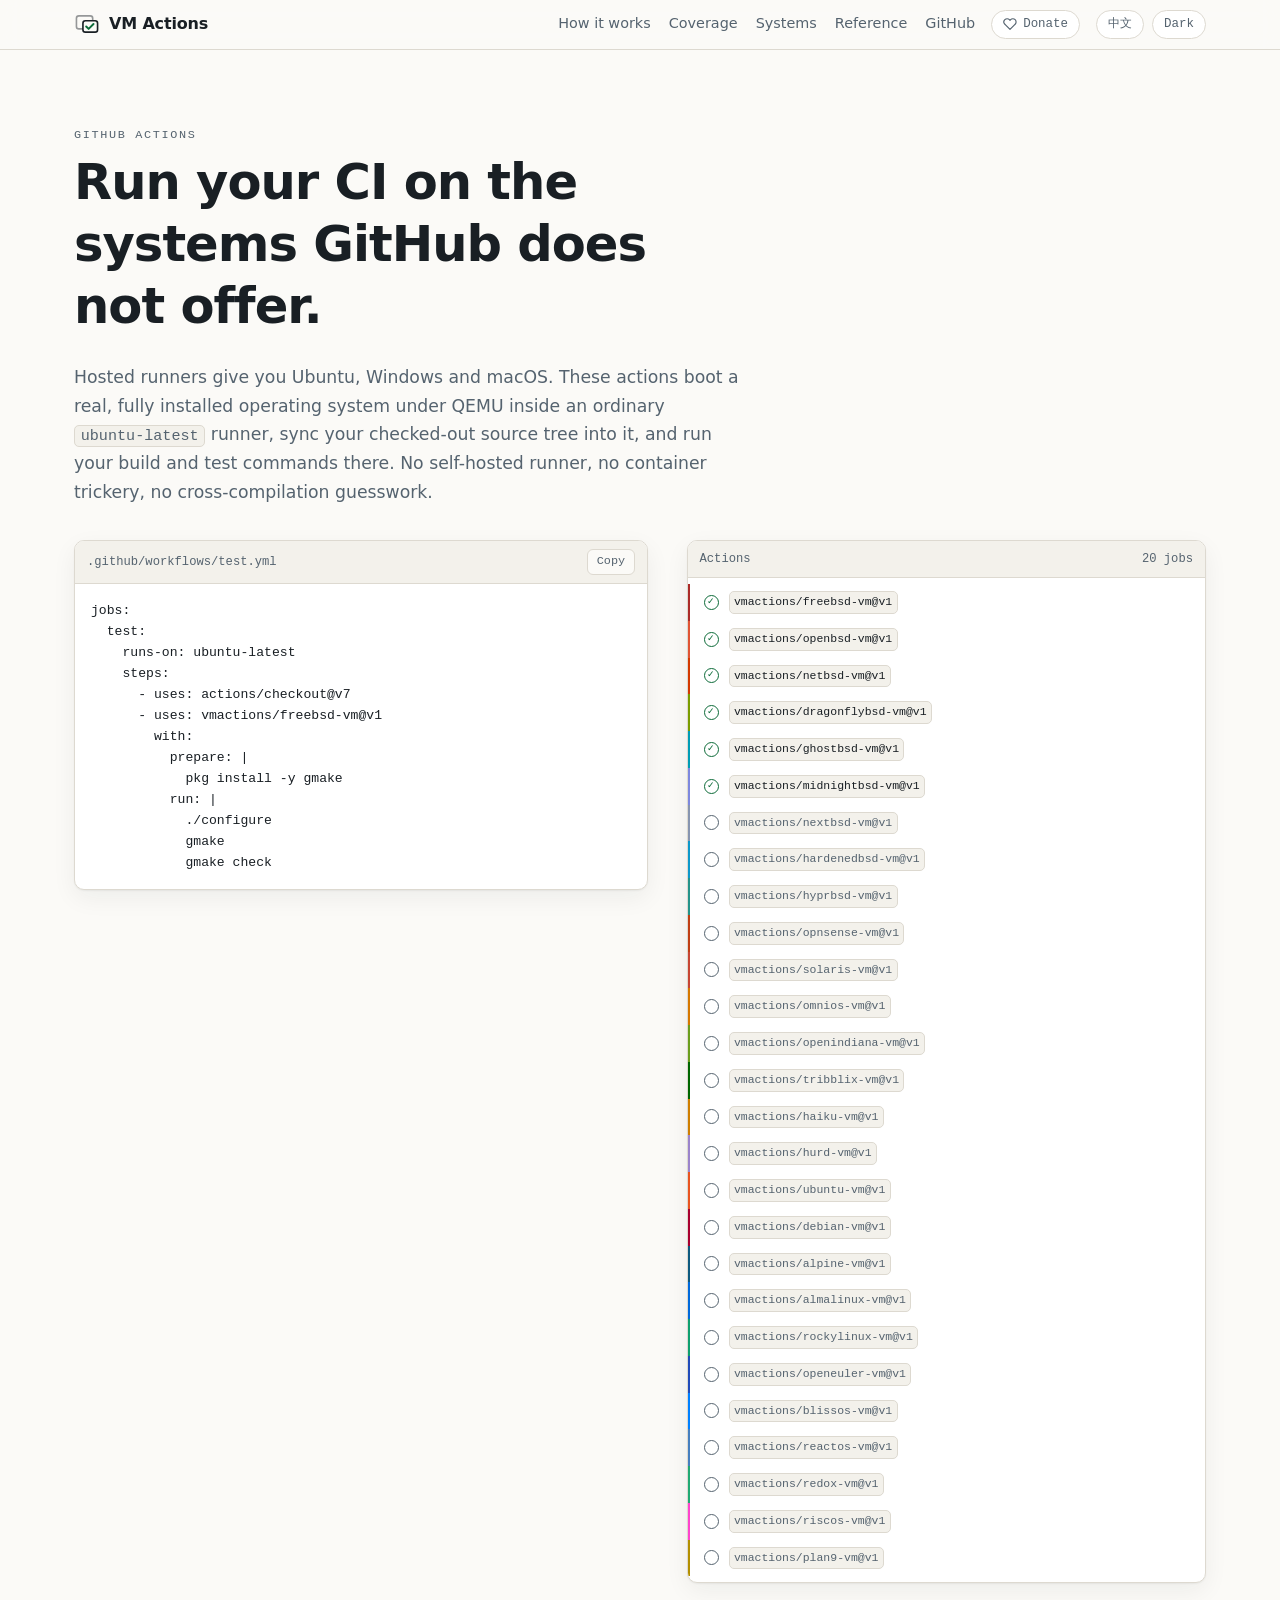
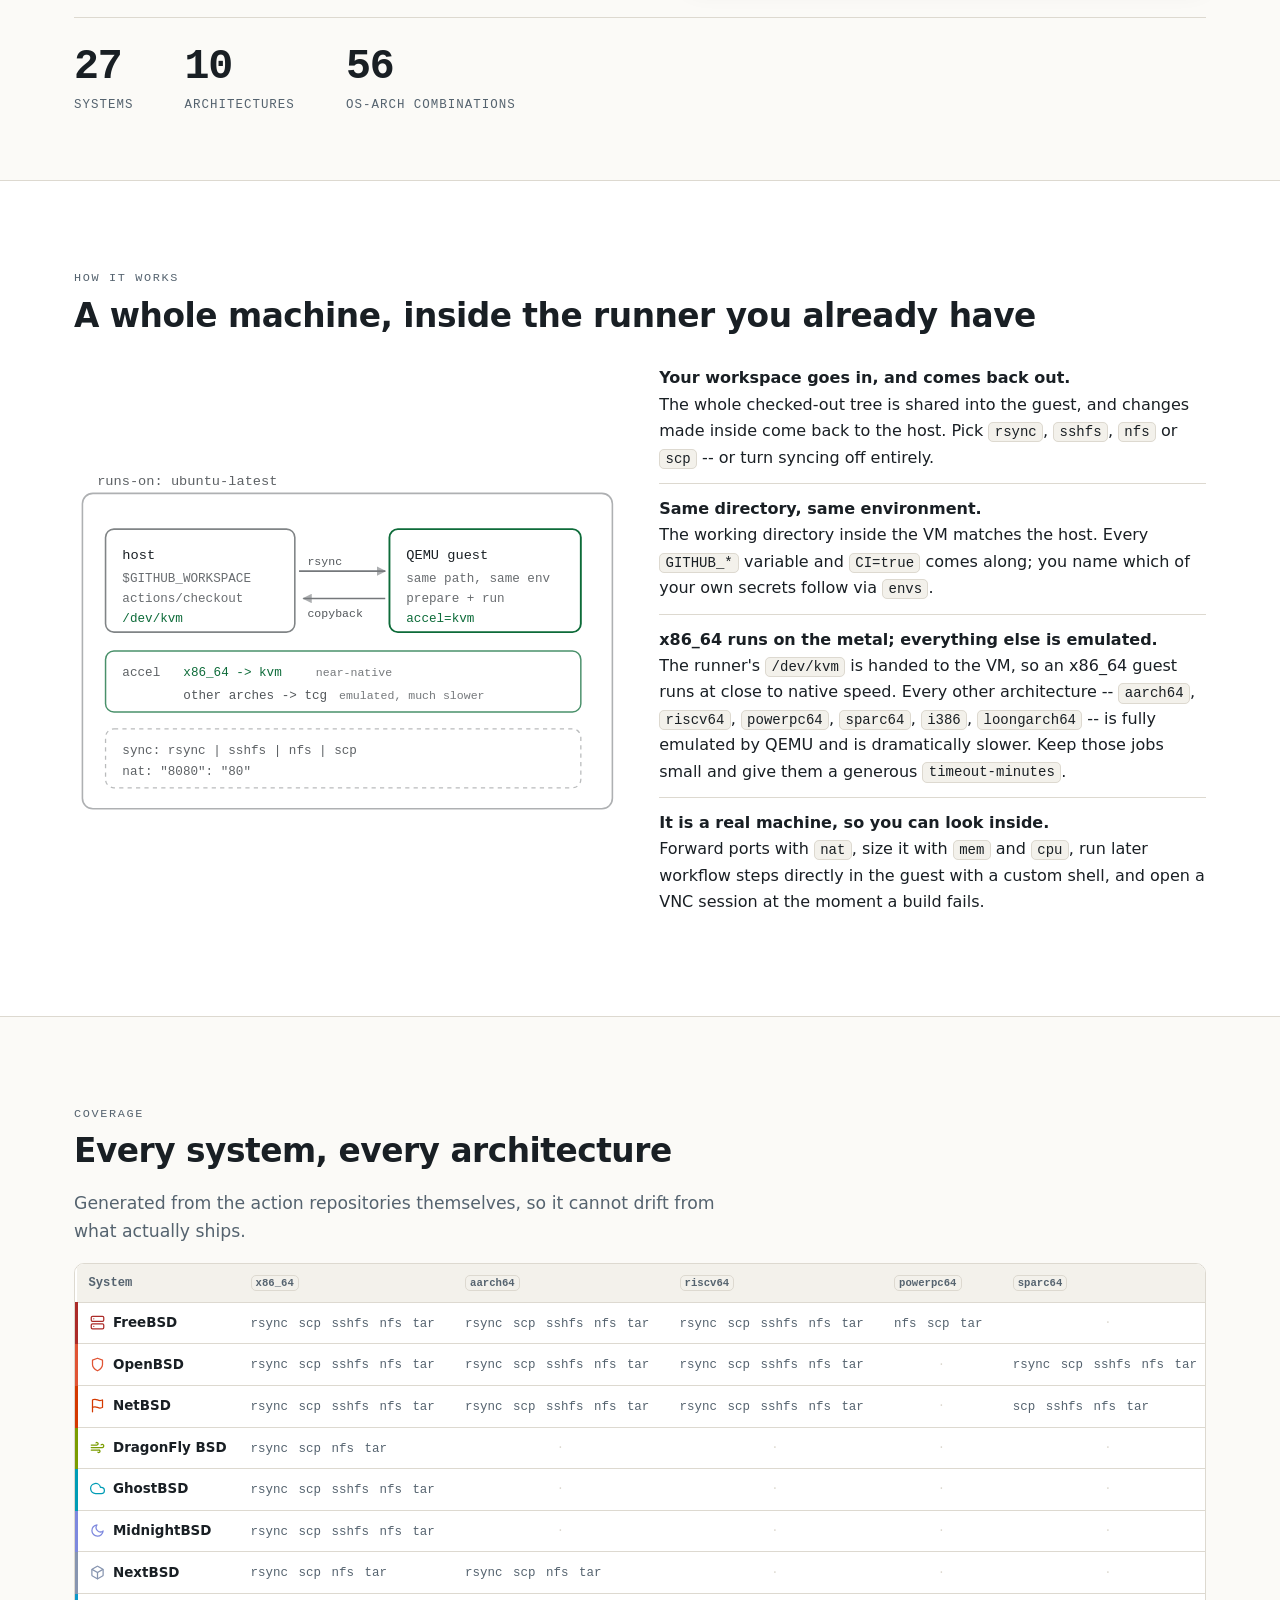
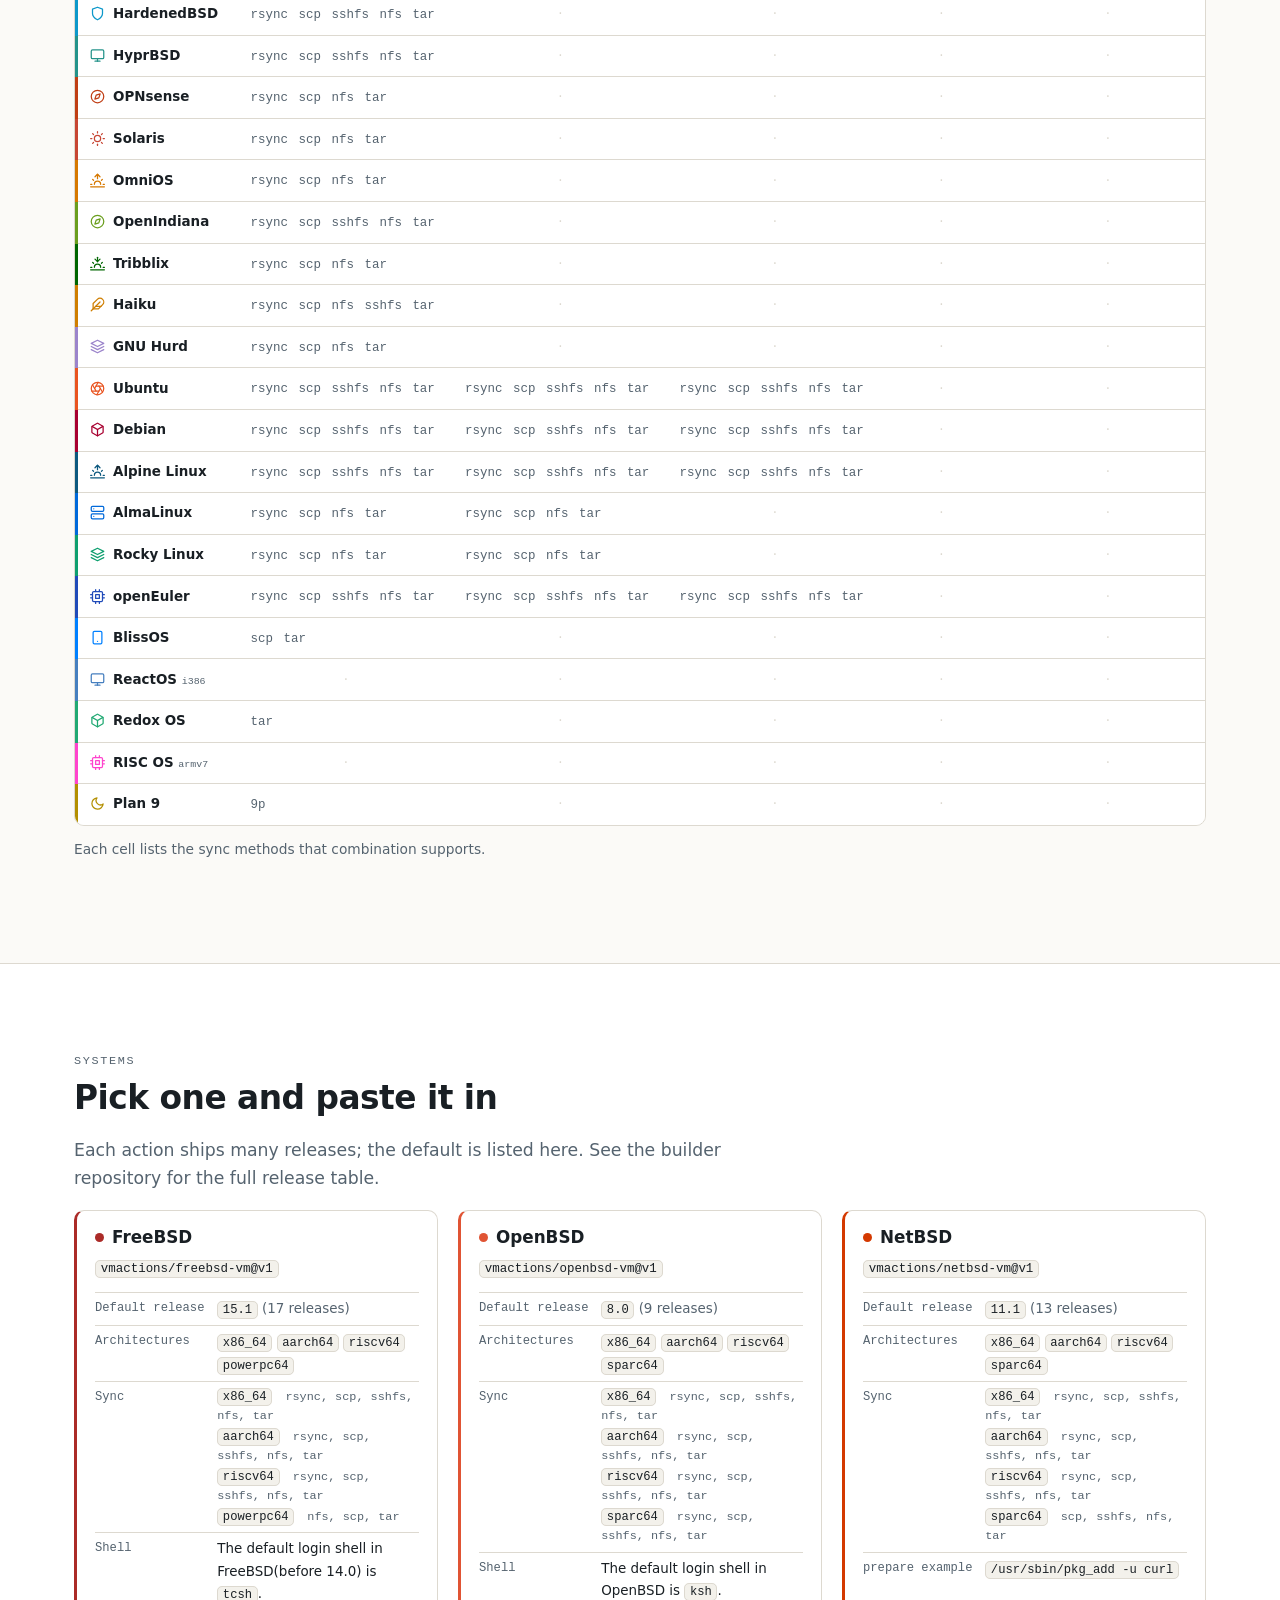
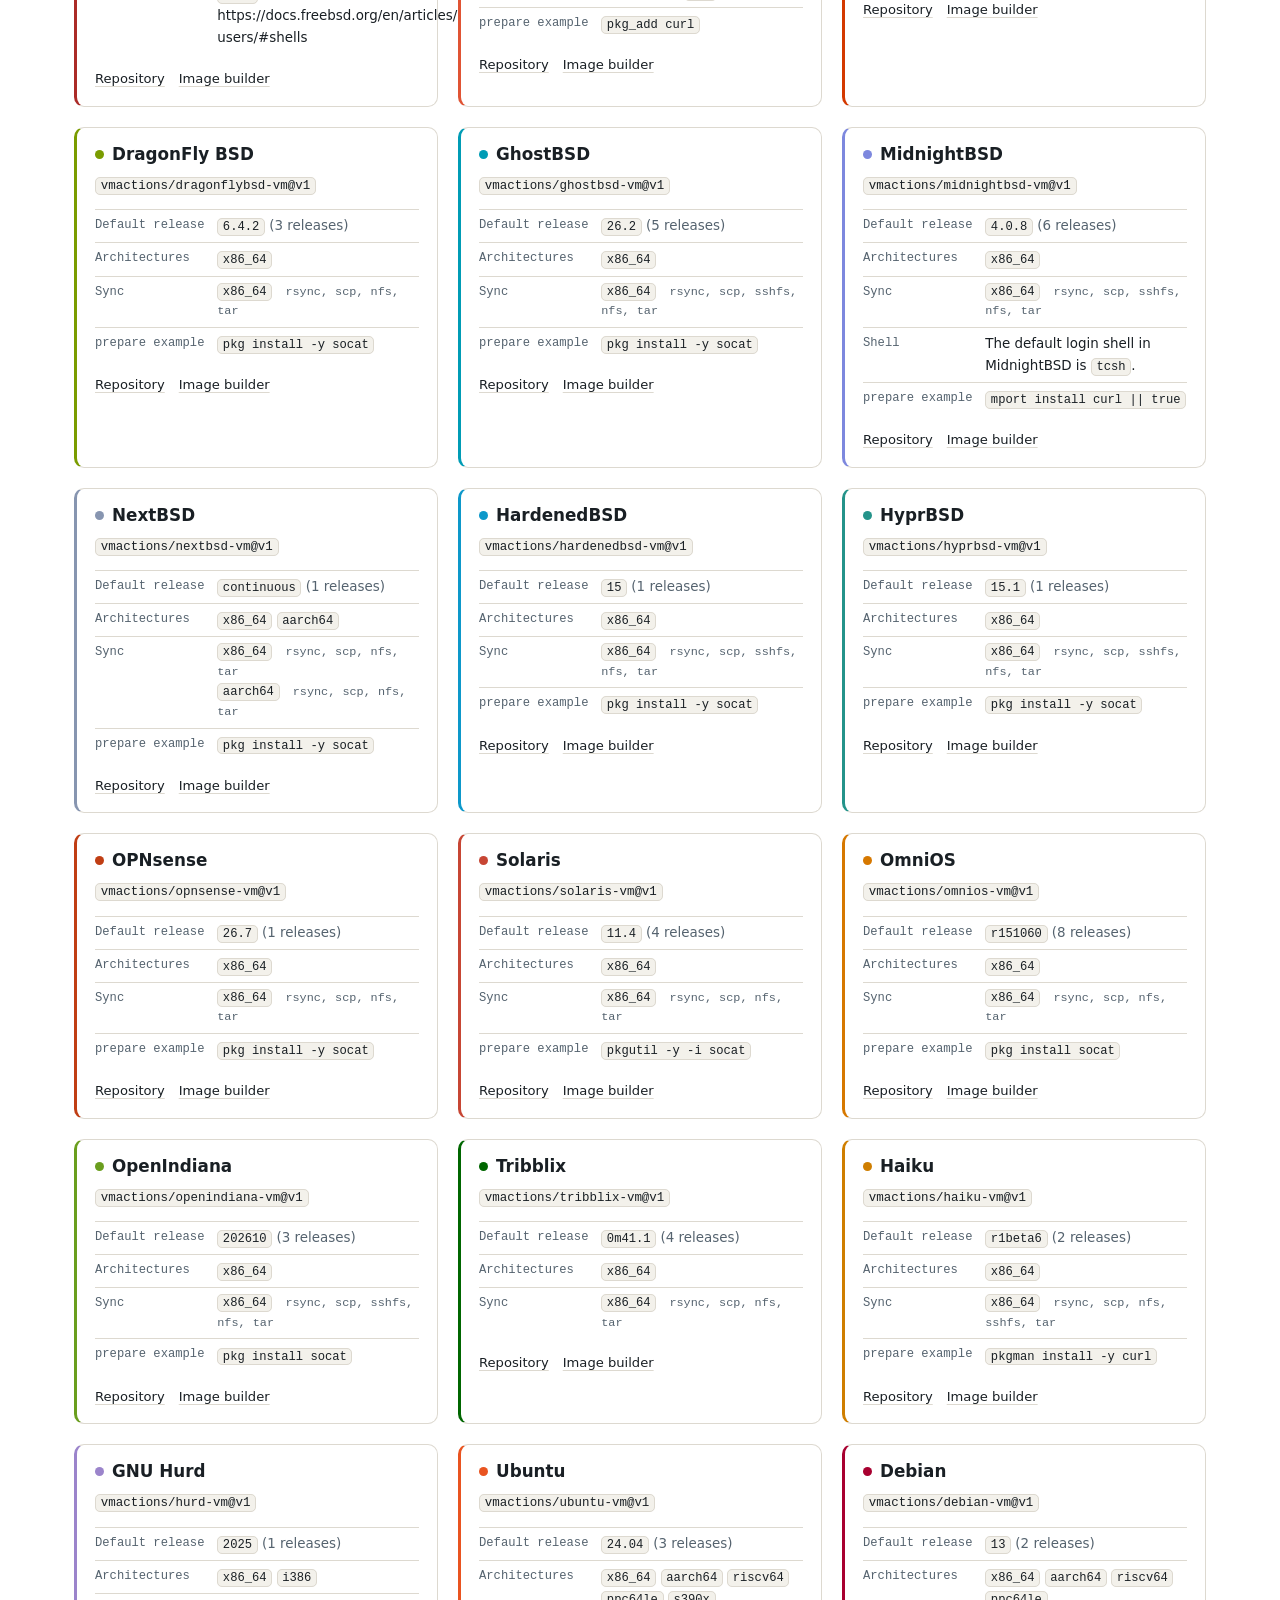
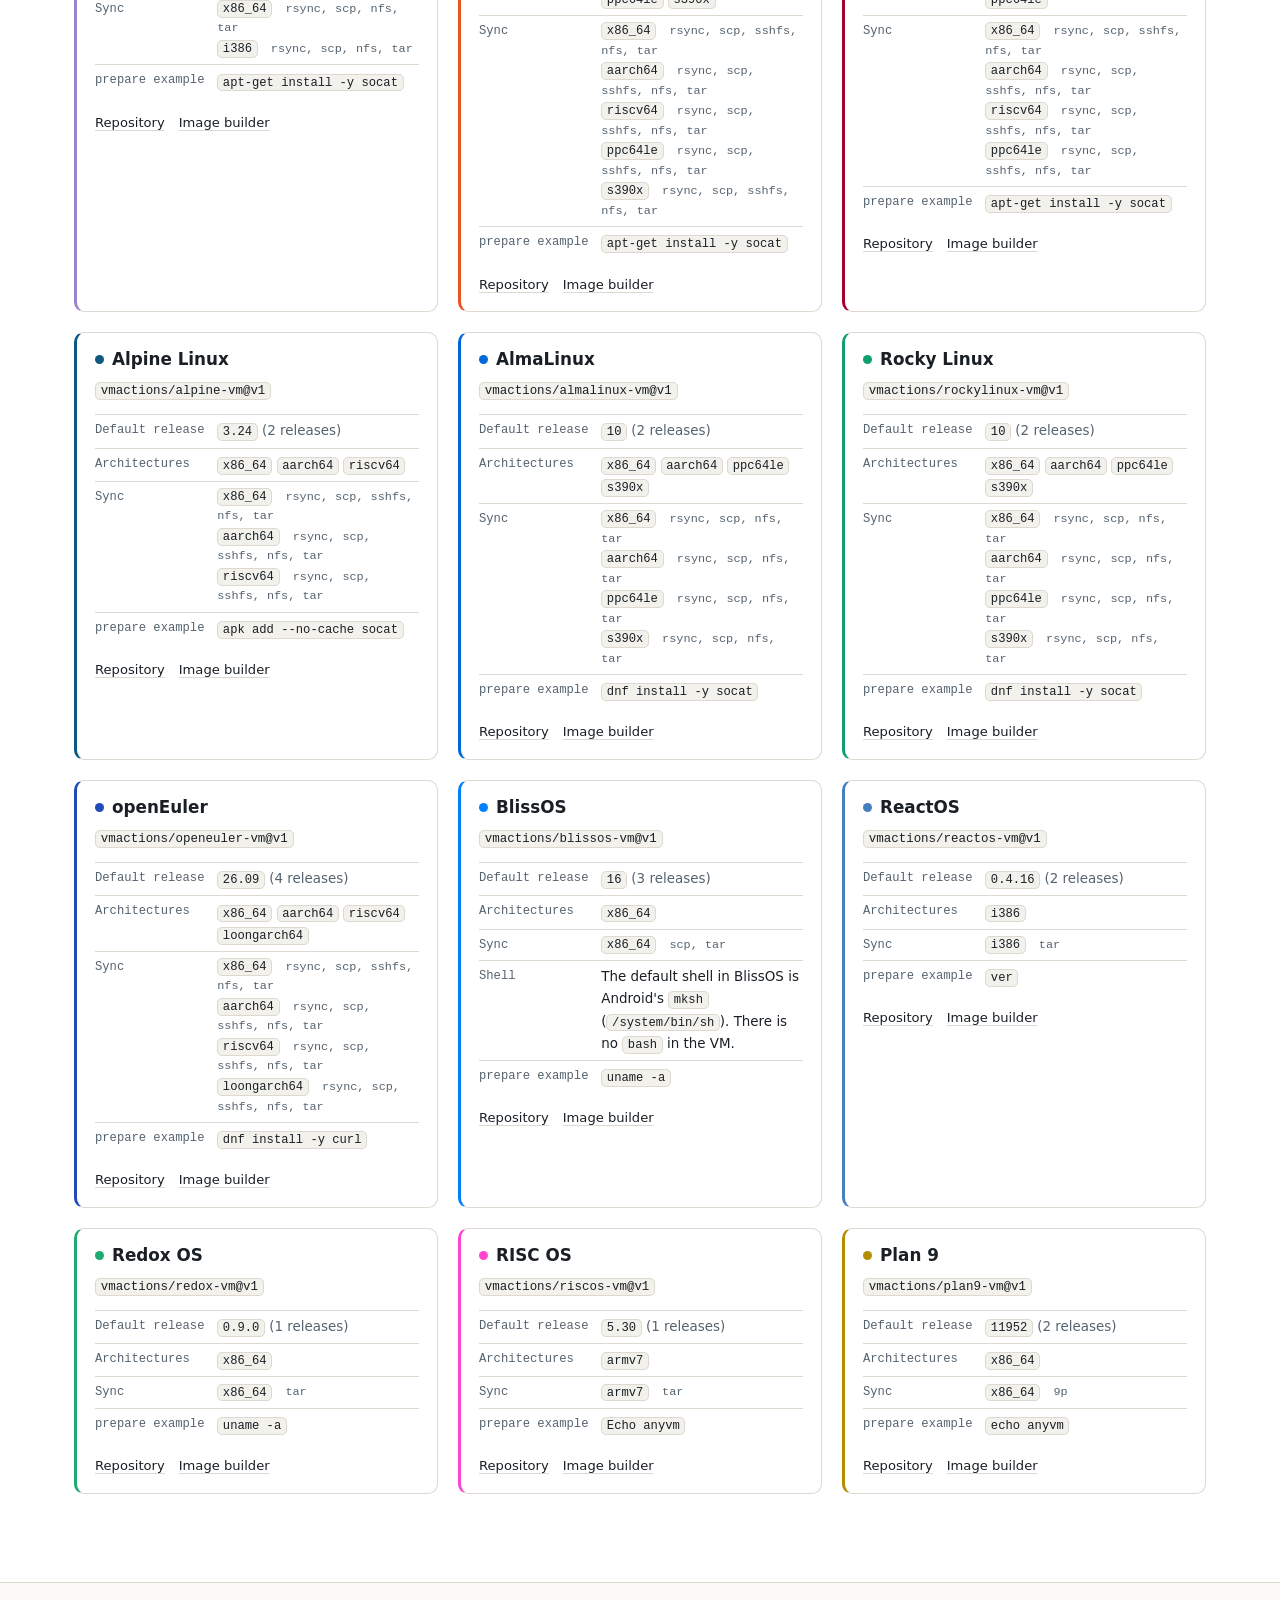
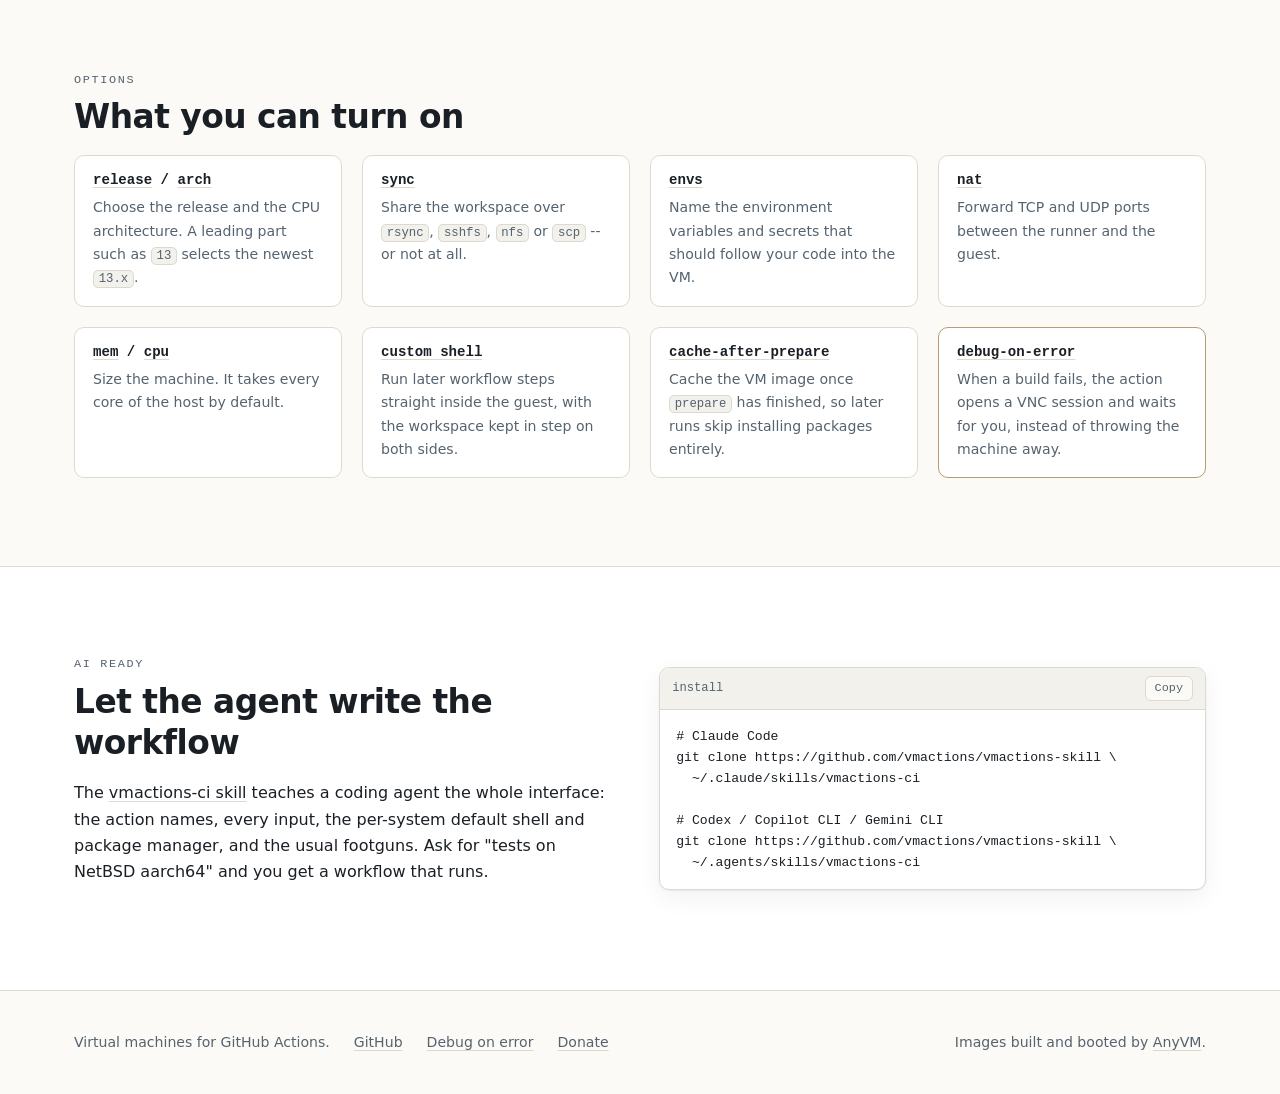
<file: index.html>
<!doctype html>
<html lang="en" data-lang="en">
<head>
<meta charset="utf-8">
<meta name="viewport" content="width=device-width, initial-scale=1">
<title>VM Actions -- run your CI on the systems GitHub does not offer</title>
<meta name="description" content="GitHub Actions for FreeBSD, OpenBSD, NetBSD, Solaris, Haiku, GNU Hurd and more. Boot a real operating system under QEMU inside an ordinary ubuntu-latest runner, on x86_64, aarch64, riscv64, powerpc64, sparc64, ppc64le, s390x, i386, loongarch64 and armv7.">
<link rel="icon" href="data:image/svg+xml,%3Csvg xmlns='http://www.w3.org/2000/svg' viewBox='0 0 32 32'%3E%3Crect x='3' y='6' width='20' height='16' rx='3' fill='none' stroke='%23888' stroke-width='2'/%3E%3Crect x='11' y='12' width='18' height='14' rx='3' fill='%230f1418' stroke='%234fd489' stroke-width='2'/%3E%3Cpath d='M15 19l3 3 6-6' fill='none' stroke='%234fd489' stroke-width='2.4' stroke-linecap='round' stroke-linejoin='round'/%3E%3C/svg%3E">
<link rel="stylesheet" href="/assets/style.css">
<script>
/* Applies the stored theme and language before first paint. Without this a
   reader who chose dark gets a white flash on every navigation. This is the
   only inline script. */
(function () {
  try {
    var d = document.documentElement;
    var t = localStorage.getItem('vma-theme');
    if (t === 'light' || t === 'dark') d.setAttribute('data-theme', t);
    var l = localStorage.getItem('vma-lang');
    if (l === 'en' || l === 'zh') { d.setAttribute('data-lang', l); d.setAttribute('lang', l); }
  } catch (e) {}
})();
</script>
</head>
<body>

<header class="nav">
  <div class="nav-in">
    <a class="brand" href="/">
      <svg viewBox="0 0 32 32" aria-hidden="true">
        <rect x="3" y="6" width="20" height="16" rx="3" fill="none" stroke="currentColor" stroke-width="2" opacity=".45"/>
        <rect x="11" y="12" width="18" height="14" rx="3" fill="var(--ground)" stroke="currentColor" stroke-width="2"/>
        <path d="M15 19l3 3 6-6" fill="none" stroke="var(--pass)" stroke-width="2.4" stroke-linecap="round" stroke-linejoin="round"/>
      </svg>
      <span>VM Actions</span>
    </a>

    <nav class="nav-links" aria-label="Main">
      <a href="#how"><span lang="en">How it works</span><span lang="zh">工作原理</span></a>
      <a href="#coverage"><span lang="en">Coverage</span><span lang="zh">覆盖矩阵</span></a>
      <a href="#systems"><span lang="en">Systems</span><span lang="zh">系统</span></a>
      <a href="/docs/inputs.html"><span lang="en">Reference</span><span lang="zh">参数参考</span></a>
      <a href="https://github.com/vmactions">GitHub</a>
    </nav>

    <a class="donate" href="https://github.com/vmactions/donate">
      <svg width="14" height="14" viewBox="0 0 24 24" fill="none"
           stroke="currentColor" stroke-width="2" stroke-linecap="round"
           stroke-linejoin="round" aria-hidden="true">
        <path d="M20.8 4.6a5.5 5.5 0 0 0-7.8 0L12 5.7l-1-1.1a5.5 5.5 0 0 0-7.8 7.8l1.1 1.1L12 21.2l7.7-7.7 1.1-1.1a5.5 5.5 0 0 0 0-7.8z"/>
      </svg>
      <span lang="en">Donate</span><span lang="zh">赞助</span>
    </a>

    <div class="switches">
      <button class="switch" id="lang-switch" type="button">
        <span lang="en">中文</span><span lang="zh">English</span>
      </button>
      <button class="switch" id="theme-switch" type="button" aria-label="Toggle colour theme">
        <span data-theme-label>Theme</span>
      </button>
    </div>
  </div>
</header>

<main>

<section class="hero">
  <div class="wrap">
    <p class="eyebrow">GitHub Actions</p>

    <h1 lang="en">Run your CI on the systems GitHub does not offer.</h1>
    <h1 lang="zh">在 GitHub 不提供的系统上跑 CI。</h1>

    <p class="lede" lang="en">
      Hosted runners give you Ubuntu, Windows and macOS. These actions boot a
      real, fully installed operating system under QEMU inside an ordinary
      <code>ubuntu-latest</code> runner, sync your checked-out source tree into
      it, and run your build and test commands there. No self-hosted runner, no
      container trickery, no cross-compilation guesswork.
    </p>
    <p class="lede" lang="zh">
      官方 runner 只有 Ubuntu、Windows 和 macOS。这些 action 在一台普通的
      <code>ubuntu-latest</code> runner 里用 QEMU 启动一台真实、装好的操作系统，
      把你 checkout 出来的源码同步进去，在里面跑构建和测试。不需要 self-hosted
      runner，不靠容器取巧，也不用交叉编译连蒙带猜。
    </p>

    <div class="hero-cols">
      <div class="codeblock">
        <div class="codeblock-head">
          <span>.github/workflows/test.yml</span>
          <button class="copy" type="button" data-copy="#workflow">
            <span lang="en">Copy</span><span lang="zh">复制</span>
          </button>
        </div>
        <pre id="workflow"><code>jobs:
  test:
    runs-on: ubuntu-latest
    steps:
      - uses: actions/checkout@v7
      - uses: vmactions/freebsd-vm@v1
        with:
          prepare: |
            pkg install -y gmake
          run: |
            ./configure
            gmake
            gmake check</code></pre>
      </div>

      <div class="run" aria-hidden="true">
        <div class="run-head">
          <span>Actions</span>
          <span class="dim" style="margin-left:auto">20 jobs</span>
        </div>
        <ul class="run-list" id="run-list">
<!-- BEGIN generated:run -->
      <li data-os="freebsd">
        <span class="tick">&#10003;</span>
        <code>vmactions/freebsd-vm@v1</code>
      </li>
      <li data-os="openbsd">
        <span class="tick">&#10003;</span>
        <code>vmactions/openbsd-vm@v1</code>
      </li>
      <li data-os="netbsd">
        <span class="tick">&#10003;</span>
        <code>vmactions/netbsd-vm@v1</code>
      </li>
      <li data-os="dragonflybsd">
        <span class="tick">&#10003;</span>
        <code>vmactions/dragonflybsd-vm@v1</code>
      </li>
      <li data-os="ghostbsd">
        <span class="tick">&#10003;</span>
        <code>vmactions/ghostbsd-vm@v1</code>
      </li>
      <li data-os="midnightbsd">
        <span class="tick">&#10003;</span>
        <code>vmactions/midnightbsd-vm@v1</code>
      </li>
      <li data-os="nextbsd">
        <span class="tick">&#10003;</span>
        <code>vmactions/nextbsd-vm@v1</code>
      </li>
      <li data-os="hardenedbsd">
        <span class="tick">&#10003;</span>
        <code>vmactions/hardenedbsd-vm@v1</code>
      </li>
      <li data-os="hyprbsd">
        <span class="tick">&#10003;</span>
        <code>vmactions/hyprbsd-vm@v1</code>
      </li>
      <li data-os="opnsense">
        <span class="tick">&#10003;</span>
        <code>vmactions/opnsense-vm@v1</code>
      </li>
      <li data-os="solaris">
        <span class="tick">&#10003;</span>
        <code>vmactions/solaris-vm@v1</code>
      </li>
      <li data-os="omnios">
        <span class="tick">&#10003;</span>
        <code>vmactions/omnios-vm@v1</code>
      </li>
      <li data-os="openindiana">
        <span class="tick">&#10003;</span>
        <code>vmactions/openindiana-vm@v1</code>
      </li>
      <li data-os="tribblix">
        <span class="tick">&#10003;</span>
        <code>vmactions/tribblix-vm@v1</code>
      </li>
      <li data-os="haiku">
        <span class="tick">&#10003;</span>
        <code>vmactions/haiku-vm@v1</code>
      </li>
      <li data-os="hurd">
        <span class="tick">&#10003;</span>
        <code>vmactions/hurd-vm@v1</code>
      </li>
      <li data-os="ubuntu">
        <span class="tick">&#10003;</span>
        <code>vmactions/ubuntu-vm@v1</code>
      </li>
      <li data-os="debian">
        <span class="tick">&#10003;</span>
        <code>vmactions/debian-vm@v1</code>
      </li>
      <li data-os="alpine">
        <span class="tick">&#10003;</span>
        <code>vmactions/alpine-vm@v1</code>
      </li>
      <li data-os="almalinux">
        <span class="tick">&#10003;</span>
        <code>vmactions/almalinux-vm@v1</code>
      </li>
      <li data-os="rockylinux">
        <span class="tick">&#10003;</span>
        <code>vmactions/rockylinux-vm@v1</code>
      </li>
      <li data-os="openeuler">
        <span class="tick">&#10003;</span>
        <code>vmactions/openeuler-vm@v1</code>
      </li>
      <li data-os="blissos">
        <span class="tick">&#10003;</span>
        <code>vmactions/blissos-vm@v1</code>
      </li>
      <li data-os="reactos">
        <span class="tick">&#10003;</span>
        <code>vmactions/reactos-vm@v1</code>
      </li>
      <li data-os="redox">
        <span class="tick">&#10003;</span>
        <code>vmactions/redox-vm@v1</code>
      </li>
      <li data-os="riscos">
        <span class="tick">&#10003;</span>
        <code>vmactions/riscos-vm@v1</code>
      </li>
      <li data-os="plan9">
        <span class="tick">&#10003;</span>
        <code>vmactions/plan9-vm@v1</code>
      </li>
<!-- END generated:run -->
        </ul>
      </div>
    </div>

    <div class="stats">
<!-- BEGIN generated:counts -->
    <div class="stat">
      <span class="stat-n">27</span>
      <span class="stat-l"><span lang="en">systems</span><span lang="zh">个系统</span></span>
    </div>
    <div class="stat">
      <span class="stat-n">10</span>
      <span class="stat-l"><span lang="en">architectures</span><span lang="zh">种架构</span></span>
    </div>
    <div class="stat">
      <span class="stat-n">56</span>
      <span class="stat-l"><span lang="en">OS-arch combinations</span><span lang="zh">个系统-架构组合</span></span>
    </div>
<!-- END generated:counts -->
    </div>
  </div>
</section>

<section class="section section-alt" id="how">
  <div class="wrap">
    <p class="eyebrow"><span lang="en">How it works</span><span lang="zh">工作原理</span></p>
    <h2 lang="en">A whole machine, inside the runner you already have</h2>
    <h2 lang="zh">在你已有的 runner 里，跑一整台机器</h2>

    <div class="how-cols">
      <div class="diagram">
        <svg viewBox="0 0 520 340" role="img">
          <title lang="en">A QEMU guest running inside the ubuntu-latest runner: the workspace syncs between them, and an x86_64 guest is accelerated by the runner's /dev/kvm while every other architecture is emulated</title>
          <title lang="zh">ubuntu-latest runner 内部运行的 QEMU 客户机：工作目录在两者之间同步；x86_64 客户机由 runner 的 /dev/kvm 硬件加速，其他架构则是软件模拟</title>

          <rect x="8" y="26" width="504" height="300" rx="10"
                fill="none" stroke="currentColor" stroke-width="1.5" opacity=".35"/>
          <text x="22" y="18" font-family="ui-monospace, monospace" font-size="13"
                fill="currentColor" opacity=".7">runs-on: ubuntu-latest</text>

          <rect x="30" y="60" width="180" height="98" rx="8"
                fill="none" stroke="currentColor" stroke-width="1.5" opacity=".55"/>
          <text x="46" y="88" font-family="ui-monospace, monospace" font-size="13" fill="currentColor">host</text>
          <text x="46" y="110" font-family="ui-monospace, monospace" font-size="12"
                fill="currentColor" opacity=".65">$GITHUB_WORKSPACE</text>
          <text x="46" y="129" font-family="ui-monospace, monospace" font-size="12"
                fill="currentColor" opacity=".65">actions/checkout</text>
          <text x="46" y="148" font-family="ui-monospace, monospace" font-size="12"
                fill="var(--pass)">/dev/kvm</text>

          <rect x="300" y="60" width="182" height="98" rx="8"
                fill="none" stroke="var(--pass)" stroke-width="1.8"/>
          <text x="316" y="88" font-family="ui-monospace, monospace" font-size="13" fill="currentColor">QEMU guest</text>
          <text x="316" y="110" font-family="ui-monospace, monospace" font-size="12"
                fill="currentColor" opacity=".65">same path, same env</text>
          <text x="316" y="129" font-family="ui-monospace, monospace" font-size="12"
                fill="currentColor" opacity=".65">prepare + run</text>
          <text x="316" y="148" font-family="ui-monospace, monospace" font-size="12"
                fill="var(--pass)">accel=kvm</text>

          <path d="M214 100h82" stroke="currentColor" stroke-width="1.5" opacity=".6" marker-end="url(#a)"/>
          <path d="M296 126h-78" stroke="currentColor" stroke-width="1.5" opacity=".6" marker-end="url(#a)"/>
          <text x="222" y="94" font-family="ui-monospace, monospace" font-size="11"
                fill="currentColor" opacity=".75">rsync</text>
          <text x="222" y="144" font-family="ui-monospace, monospace" font-size="11"
                fill="currentColor" opacity=".75">copyback</text>

          <rect x="30" y="176" width="452" height="58" rx="8"
                fill="none" stroke="var(--pass)" stroke-width="1.4" opacity=".75"/>
          <text x="46" y="200" font-family="ui-monospace, monospace" font-size="12"
                fill="currentColor" opacity=".7">accel</text>
          <text x="104" y="200" font-family="ui-monospace, monospace" font-size="12"
                fill="var(--pass)">x86_64 -&gt; kvm</text>
          <text x="230" y="200" font-family="ui-monospace, monospace" font-size="11"
                fill="currentColor" opacity=".6">near-native</text>
          <text x="104" y="222" font-family="ui-monospace, monospace" font-size="12"
                fill="currentColor" opacity=".75">other arches -&gt; tcg</text>
          <text x="252" y="222" font-family="ui-monospace, monospace" font-size="11"
                fill="currentColor" opacity=".6">emulated, much slower</text>

          <rect x="30" y="250" width="452" height="56" rx="8"
                fill="none" stroke="currentColor" stroke-width="1.2" opacity=".3"
                stroke-dasharray="4 4"/>
          <text x="46" y="274" font-family="ui-monospace, monospace" font-size="12"
                fill="currentColor" opacity=".7">sync: rsync | sshfs | nfs | scp</text>
          <text x="46" y="294" font-family="ui-monospace, monospace" font-size="12"
                fill="currentColor" opacity=".7">nat: "8080": "80"</text>

          <defs>
            <marker id="a" viewBox="0 0 10 10" refX="9" refY="5"
                    markerWidth="6" markerHeight="6" orient="auto-start-reverse">
              <path d="M0 0L10 5L0 10z" fill="currentColor" opacity=".6"/>
            </marker>
          </defs>
        </svg>
      </div>

      <ul class="how-points">
        <li>
          <strong lang="en">Your workspace goes in, and comes back out.</strong>
          <strong lang="zh">工作目录同步进去，再同步回来。</strong>
          <span lang="en">The whole checked-out tree is shared into the guest,
            and changes made inside come back to the host. Pick
            <code>rsync</code>, <code>sshfs</code>, <code>nfs</code> or
            <code>scp</code> -- or turn syncing off entirely.</span>
          <span lang="zh">整棵 checkout 出来的目录树都会共享进客户机，在里面产生的改动
            也会同步回宿主机。可以选 <code>rsync</code>、<code>sshfs</code>、
            <code>nfs</code> 或 <code>scp</code>，也可以完全关掉同步。</span>
        </li>
        <li>
          <strong lang="en">Same directory, same environment.</strong>
          <strong lang="zh">同样的目录，同样的环境变量。</strong>
          <span lang="en">The working directory inside the VM matches the host.
            Every <code>GITHUB_*</code> variable and <code>CI=true</code> comes
            along; you name which of your own secrets follow via
            <code>envs</code>.</span>
          <span lang="zh">虚拟机里的工作目录和宿主机一致。所有
            <code>GITHUB_*</code> 变量和 <code>CI=true</code> 都会带进去；你自己的
            secret 则通过 <code>envs</code> 指定哪些跟着进去。</span>
        </li>
        <li>
          <strong lang="en">x86_64 runs on the metal; everything else is emulated.</strong>
          <strong lang="zh">x86_64 跑在硬件上，其他架构是模拟出来的。</strong>
          <span lang="en">The runner's <code>/dev/kvm</code> is handed to the VM,
            so an x86_64 guest runs at close to native speed. Every other
            architecture -- <code>aarch64</code>, <code>riscv64</code>,
            <code>powerpc64</code>, <code>sparc64</code>, <code>i386</code>,
            <code>loongarch64</code> -- is fully emulated by QEMU and is
            dramatically slower. Keep those jobs small and give them a generous
            <code>timeout-minutes</code>.</span>
          <span lang="zh">runner 的 <code>/dev/kvm</code> 会交给虚拟机，所以
            x86_64 客户机的速度接近原生。其他架构 —— <code>aarch64</code>、
            <code>riscv64</code>、<code>powerpc64</code>、<code>sparc64</code>、
            <code>i386</code>、<code>loongarch64</code> —— 全部由 QEMU 软件模拟，
            慢得多。这类任务要控制规模，并给足
            <code>timeout-minutes</code>。</span>
        </li>
        <li>
          <strong lang="en">It is a real machine, so you can look inside.</strong>
          <strong lang="zh">它是台真机器，出事能进去看。</strong>
          <span lang="en">Forward ports with <code>nat</code>, size it with
            <code>mem</code> and <code>cpu</code>, run later workflow steps
            directly in the guest with a custom shell, and open a VNC session at
            the moment a build fails.</span>
          <span lang="zh">用 <code>nat</code> 转发端口，用 <code>mem</code> 和
            <code>cpu</code> 调规格，用自定义 shell 让后续 step 直接在客户机里跑，
            构建失败的那一刻还能开 VNC 进去看现场。</span>
        </li>
      </ul>
    </div>
  </div>
</section>

<section class="section" id="coverage">
  <div class="wrap">
    <p class="eyebrow"><span lang="en">Coverage</span><span lang="zh">覆盖矩阵</span></p>
    <h2 lang="en">Every system, every architecture</h2>
    <h2 lang="zh">所有系统，所有架构</h2>
    <p class="lede" lang="en">
      Generated from the action repositories themselves, so it cannot drift
      from what actually ships.
    </p>
    <p class="lede" lang="zh">
      直接从各 action 仓库生成，不会和实际发布的内容对不上。
    </p>

<!-- BEGIN generated:matrix -->
  <div class="scroll-x">
    <table class="matrix">
      <thead>
        <tr>
          <th scope="col"><span lang="en">System</span><span lang="zh">系统</span></th>
          <th scope="col"><code>x86_64</code></th>
          <th scope="col"><code>aarch64</code></th>
          <th scope="col"><code>riscv64</code></th>
          <th scope="col"><code>powerpc64</code></th>
          <th scope="col"><code>sparc64</code></th>
          <th scope="col"><code>ppc64le</code></th>
          <th scope="col"><code>s390x</code></th>
          <th scope="col"><code>i386</code></th>
          <th scope="col"><code>loongarch64</code></th>
          <th scope="col"><code>armv7</code></th>
        </tr>
      </thead>
      <tbody>
        <tr data-os="freebsd">
          <th scope="row"><svg class="os-icon" viewBox="0 0 24 24" fill="none" stroke="currentColor" stroke-width="2" stroke-linecap="round" stroke-linejoin="round" aria-hidden="true"><rect x="2" y="2" width="20" height="8" rx="2" ry="2"></rect><rect x="2" y="14" width="20" height="8" rx="2" ry="2"></rect><line x1="6" y1="6" x2="6.01" y2="6"></line><line x1="6" y1="18" x2="6.01" y2="18"></line></svg>FreeBSD</th>
          <td class="yes"><code>rsync</code> <code>scp</code> <code>sshfs</code> <code>nfs</code> <code>tar</code></td>
          <td class="yes"><code>rsync</code> <code>scp</code> <code>sshfs</code> <code>nfs</code> <code>tar</code></td>
          <td class="yes"><code>rsync</code> <code>scp</code> <code>sshfs</code> <code>nfs</code> <code>tar</code></td>
          <td class="yes"><code>nfs</code> <code>scp</code> <code>tar</code></td>
          <td class="no"><span aria-hidden="true">&middot;</span></td>
          <td class="no"><span aria-hidden="true">&middot;</span></td>
          <td class="no"><span aria-hidden="true">&middot;</span></td>
          <td class="no"><span aria-hidden="true">&middot;</span></td>
          <td class="no"><span aria-hidden="true">&middot;</span></td>
          <td class="no"><span aria-hidden="true">&middot;</span></td>
        </tr>
        <tr data-os="openbsd">
          <th scope="row"><svg class="os-icon" viewBox="0 0 24 24" fill="none" stroke="currentColor" stroke-width="2" stroke-linecap="round" stroke-linejoin="round" aria-hidden="true"><path d="M12 22s8-4 8-10V5l-8-3-8 3v7c0 6 8 10 8 10z"></path></svg>OpenBSD</th>
          <td class="yes"><code>rsync</code> <code>scp</code> <code>sshfs</code> <code>nfs</code> <code>tar</code></td>
          <td class="yes"><code>rsync</code> <code>scp</code> <code>sshfs</code> <code>nfs</code> <code>tar</code></td>
          <td class="yes"><code>rsync</code> <code>scp</code> <code>sshfs</code> <code>nfs</code> <code>tar</code></td>
          <td class="no"><span aria-hidden="true">&middot;</span></td>
          <td class="yes"><code>rsync</code> <code>scp</code> <code>sshfs</code> <code>nfs</code> <code>tar</code></td>
          <td class="no"><span aria-hidden="true">&middot;</span></td>
          <td class="no"><span aria-hidden="true">&middot;</span></td>
          <td class="no"><span aria-hidden="true">&middot;</span></td>
          <td class="no"><span aria-hidden="true">&middot;</span></td>
          <td class="no"><span aria-hidden="true">&middot;</span></td>
        </tr>
        <tr data-os="netbsd">
          <th scope="row"><svg class="os-icon" viewBox="0 0 24 24" fill="none" stroke="currentColor" stroke-width="2" stroke-linecap="round" stroke-linejoin="round" aria-hidden="true"><path d="M4 15s1-1 4-1 5 2 8 2 4-1 4-1V3s-1 1-4 1-5-2-8-2-4 1-4 1z"></path><line x1="4" y1="22" x2="4" y2="15"></line></svg>NetBSD</th>
          <td class="yes"><code>rsync</code> <code>scp</code> <code>sshfs</code> <code>nfs</code> <code>tar</code></td>
          <td class="yes"><code>rsync</code> <code>scp</code> <code>sshfs</code> <code>nfs</code> <code>tar</code></td>
          <td class="yes"><code>rsync</code> <code>scp</code> <code>sshfs</code> <code>nfs</code> <code>tar</code></td>
          <td class="no"><span aria-hidden="true">&middot;</span></td>
          <td class="yes"><code>scp</code> <code>sshfs</code> <code>nfs</code> <code>tar</code></td>
          <td class="no"><span aria-hidden="true">&middot;</span></td>
          <td class="no"><span aria-hidden="true">&middot;</span></td>
          <td class="no"><span aria-hidden="true">&middot;</span></td>
          <td class="no"><span aria-hidden="true">&middot;</span></td>
          <td class="no"><span aria-hidden="true">&middot;</span></td>
        </tr>
        <tr data-os="dragonflybsd">
          <th scope="row"><svg class="os-icon" viewBox="0 0 24 24" fill="none" stroke="currentColor" stroke-width="2" stroke-linecap="round" stroke-linejoin="round" aria-hidden="true"><path d="M9.59 4.59A2 2 0 1 1 11 8H2m10.59 11.41A2 2 0 1 0 14 16H2m15.73-8.27A2.5 2.5 0 1 1 19.5 12H2"></path></svg>DragonFly BSD</th>
          <td class="yes"><code>rsync</code> <code>scp</code> <code>nfs</code> <code>tar</code></td>
          <td class="no"><span aria-hidden="true">&middot;</span></td>
          <td class="no"><span aria-hidden="true">&middot;</span></td>
          <td class="no"><span aria-hidden="true">&middot;</span></td>
          <td class="no"><span aria-hidden="true">&middot;</span></td>
          <td class="no"><span aria-hidden="true">&middot;</span></td>
          <td class="no"><span aria-hidden="true">&middot;</span></td>
          <td class="no"><span aria-hidden="true">&middot;</span></td>
          <td class="no"><span aria-hidden="true">&middot;</span></td>
          <td class="no"><span aria-hidden="true">&middot;</span></td>
        </tr>
        <tr data-os="ghostbsd">
          <th scope="row"><svg class="os-icon" viewBox="0 0 24 24" fill="none" stroke="currentColor" stroke-width="2" stroke-linecap="round" stroke-linejoin="round" aria-hidden="true"><path d="M18 10h-1.26A8 8 0 1 0 9 20h9a5 5 0 0 0 0-10z"></path></svg>GhostBSD</th>
          <td class="yes"><code>rsync</code> <code>scp</code> <code>sshfs</code> <code>nfs</code> <code>tar</code></td>
          <td class="no"><span aria-hidden="true">&middot;</span></td>
          <td class="no"><span aria-hidden="true">&middot;</span></td>
          <td class="no"><span aria-hidden="true">&middot;</span></td>
          <td class="no"><span aria-hidden="true">&middot;</span></td>
          <td class="no"><span aria-hidden="true">&middot;</span></td>
          <td class="no"><span aria-hidden="true">&middot;</span></td>
          <td class="no"><span aria-hidden="true">&middot;</span></td>
          <td class="no"><span aria-hidden="true">&middot;</span></td>
          <td class="no"><span aria-hidden="true">&middot;</span></td>
        </tr>
        <tr data-os="midnightbsd">
          <th scope="row"><svg class="os-icon" viewBox="0 0 24 24" fill="none" stroke="currentColor" stroke-width="2" stroke-linecap="round" stroke-linejoin="round" aria-hidden="true"><path d="M21 12.79A9 9 0 1 1 11.21 3 7 7 0 0 0 21 12.79z"></path></svg>MidnightBSD</th>
          <td class="yes"><code>rsync</code> <code>scp</code> <code>sshfs</code> <code>nfs</code> <code>tar</code></td>
          <td class="no"><span aria-hidden="true">&middot;</span></td>
          <td class="no"><span aria-hidden="true">&middot;</span></td>
          <td class="no"><span aria-hidden="true">&middot;</span></td>
          <td class="no"><span aria-hidden="true">&middot;</span></td>
          <td class="no"><span aria-hidden="true">&middot;</span></td>
          <td class="no"><span aria-hidden="true">&middot;</span></td>
          <td class="no"><span aria-hidden="true">&middot;</span></td>
          <td class="no"><span aria-hidden="true">&middot;</span></td>
          <td class="no"><span aria-hidden="true">&middot;</span></td>
        </tr>
        <tr data-os="nextbsd">
          <th scope="row"><svg class="os-icon" viewBox="0 0 24 24" fill="none" stroke="currentColor" stroke-width="2" stroke-linecap="round" stroke-linejoin="round" aria-hidden="true"><path d="M21 16V8a2 2 0 0 0-1-1.73l-7-4a2 2 0 0 0-2 0l-7 4A2 2 0 0 0 3 8v8a2 2 0 0 0 1 1.73l7 4a2 2 0 0 0 2 0l7-4A2 2 0 0 0 21 16z"></path><polyline points="3.27 6.96 12 12.01 20.73 6.96"></polyline><line x1="12" y1="22.08" x2="12" y2="12"></line></svg>NextBSD</th>
          <td class="yes"><code>rsync</code> <code>scp</code> <code>nfs</code> <code>tar</code></td>
          <td class="yes"><code>rsync</code> <code>scp</code> <code>nfs</code> <code>tar</code></td>
          <td class="no"><span aria-hidden="true">&middot;</span></td>
          <td class="no"><span aria-hidden="true">&middot;</span></td>
          <td class="no"><span aria-hidden="true">&middot;</span></td>
          <td class="no"><span aria-hidden="true">&middot;</span></td>
          <td class="no"><span aria-hidden="true">&middot;</span></td>
          <td class="no"><span aria-hidden="true">&middot;</span></td>
          <td class="no"><span aria-hidden="true">&middot;</span></td>
          <td class="no"><span aria-hidden="true">&middot;</span></td>
        </tr>
        <tr data-os="hardenedbsd">
          <th scope="row"><svg class="os-icon" viewBox="0 0 24 24" fill="none" stroke="currentColor" stroke-width="2" stroke-linecap="round" stroke-linejoin="round" aria-hidden="true"><path d="M12 22s8-4 8-10V5l-8-3-8 3v7c0 6 8 10 8 10z"></path></svg>HardenedBSD</th>
          <td class="yes"><code>rsync</code> <code>scp</code> <code>sshfs</code> <code>nfs</code> <code>tar</code></td>
          <td class="no"><span aria-hidden="true">&middot;</span></td>
          <td class="no"><span aria-hidden="true">&middot;</span></td>
          <td class="no"><span aria-hidden="true">&middot;</span></td>
          <td class="no"><span aria-hidden="true">&middot;</span></td>
          <td class="no"><span aria-hidden="true">&middot;</span></td>
          <td class="no"><span aria-hidden="true">&middot;</span></td>
          <td class="no"><span aria-hidden="true">&middot;</span></td>
          <td class="no"><span aria-hidden="true">&middot;</span></td>
          <td class="no"><span aria-hidden="true">&middot;</span></td>
        </tr>
        <tr data-os="hyprbsd">
          <th scope="row"><svg class="os-icon" viewBox="0 0 24 24" fill="none" stroke="currentColor" stroke-width="2" stroke-linecap="round" stroke-linejoin="round" aria-hidden="true"><rect x="2" y="3" width="20" height="14" rx="2" ry="2"></rect><line x1="8" y1="21" x2="16" y2="21"></line><line x1="12" y1="17" x2="12" y2="21"></line></svg>HyprBSD</th>
          <td class="yes"><code>rsync</code> <code>scp</code> <code>sshfs</code> <code>nfs</code> <code>tar</code></td>
          <td class="no"><span aria-hidden="true">&middot;</span></td>
          <td class="no"><span aria-hidden="true">&middot;</span></td>
          <td class="no"><span aria-hidden="true">&middot;</span></td>
          <td class="no"><span aria-hidden="true">&middot;</span></td>
          <td class="no"><span aria-hidden="true">&middot;</span></td>
          <td class="no"><span aria-hidden="true">&middot;</span></td>
          <td class="no"><span aria-hidden="true">&middot;</span></td>
          <td class="no"><span aria-hidden="true">&middot;</span></td>
          <td class="no"><span aria-hidden="true">&middot;</span></td>
        </tr>
        <tr data-os="opnsense">
          <th scope="row"><svg class="os-icon" viewBox="0 0 24 24" fill="none" stroke="currentColor" stroke-width="2" stroke-linecap="round" stroke-linejoin="round" aria-hidden="true"><circle cx="12" cy="12" r="10"></circle><polygon points="16.24 7.76 14.12 14.12 7.76 16.24 9.88 9.88 16.24 7.76"></polygon></svg>OPNsense</th>
          <td class="yes"><code>rsync</code> <code>scp</code> <code>nfs</code> <code>tar</code></td>
          <td class="no"><span aria-hidden="true">&middot;</span></td>
          <td class="no"><span aria-hidden="true">&middot;</span></td>
          <td class="no"><span aria-hidden="true">&middot;</span></td>
          <td class="no"><span aria-hidden="true">&middot;</span></td>
          <td class="no"><span aria-hidden="true">&middot;</span></td>
          <td class="no"><span aria-hidden="true">&middot;</span></td>
          <td class="no"><span aria-hidden="true">&middot;</span></td>
          <td class="no"><span aria-hidden="true">&middot;</span></td>
          <td class="no"><span aria-hidden="true">&middot;</span></td>
        </tr>
        <tr data-os="solaris">
          <th scope="row"><svg class="os-icon" viewBox="0 0 24 24" fill="none" stroke="currentColor" stroke-width="2" stroke-linecap="round" stroke-linejoin="round" aria-hidden="true"><circle cx="12" cy="12" r="5"></circle><line x1="12" y1="1" x2="12" y2="3"></line><line x1="12" y1="21" x2="12" y2="23"></line><line x1="4.22" y1="4.22" x2="5.64" y2="5.64"></line><line x1="18.36" y1="18.36" x2="19.78" y2="19.78"></line><line x1="1" y1="12" x2="3" y2="12"></line><line x1="21" y1="12" x2="23" y2="12"></line><line x1="4.22" y1="19.78" x2="5.64" y2="18.36"></line><line x1="18.36" y1="5.64" x2="19.78" y2="4.22"></line></svg>Solaris</th>
          <td class="yes"><code>rsync</code> <code>scp</code> <code>nfs</code> <code>tar</code></td>
          <td class="no"><span aria-hidden="true">&middot;</span></td>
          <td class="no"><span aria-hidden="true">&middot;</span></td>
          <td class="no"><span aria-hidden="true">&middot;</span></td>
          <td class="no"><span aria-hidden="true">&middot;</span></td>
          <td class="no"><span aria-hidden="true">&middot;</span></td>
          <td class="no"><span aria-hidden="true">&middot;</span></td>
          <td class="no"><span aria-hidden="true">&middot;</span></td>
          <td class="no"><span aria-hidden="true">&middot;</span></td>
          <td class="no"><span aria-hidden="true">&middot;</span></td>
        </tr>
        <tr data-os="omnios">
          <th scope="row"><svg class="os-icon" viewBox="0 0 24 24" fill="none" stroke="currentColor" stroke-width="2" stroke-linecap="round" stroke-linejoin="round" aria-hidden="true"><path d="M17 18a5 5 0 0 0-10 0"></path><line x1="12" y1="2" x2="12" y2="9"></line><line x1="4.22" y1="10.22" x2="5.64" y2="11.64"></line><line x1="1" y1="18" x2="3" y2="18"></line><line x1="21" y1="18" x2="23" y2="18"></line><line x1="18.36" y1="11.64" x2="19.78" y2="10.22"></line><line x1="23" y1="22" x2="1" y2="22"></line><polyline points="8 6 12 2 16 6"></polyline></svg>OmniOS</th>
          <td class="yes"><code>rsync</code> <code>scp</code> <code>nfs</code> <code>tar</code></td>
          <td class="no"><span aria-hidden="true">&middot;</span></td>
          <td class="no"><span aria-hidden="true">&middot;</span></td>
          <td class="no"><span aria-hidden="true">&middot;</span></td>
          <td class="no"><span aria-hidden="true">&middot;</span></td>
          <td class="no"><span aria-hidden="true">&middot;</span></td>
          <td class="no"><span aria-hidden="true">&middot;</span></td>
          <td class="no"><span aria-hidden="true">&middot;</span></td>
          <td class="no"><span aria-hidden="true">&middot;</span></td>
          <td class="no"><span aria-hidden="true">&middot;</span></td>
        </tr>
        <tr data-os="openindiana">
          <th scope="row"><svg class="os-icon" viewBox="0 0 24 24" fill="none" stroke="currentColor" stroke-width="2" stroke-linecap="round" stroke-linejoin="round" aria-hidden="true"><circle cx="12" cy="12" r="10"></circle><polygon points="16.24 7.76 14.12 14.12 7.76 16.24 9.88 9.88 16.24 7.76"></polygon></svg>OpenIndiana</th>
          <td class="yes"><code>rsync</code> <code>scp</code> <code>sshfs</code> <code>nfs</code> <code>tar</code></td>
          <td class="no"><span aria-hidden="true">&middot;</span></td>
          <td class="no"><span aria-hidden="true">&middot;</span></td>
          <td class="no"><span aria-hidden="true">&middot;</span></td>
          <td class="no"><span aria-hidden="true">&middot;</span></td>
          <td class="no"><span aria-hidden="true">&middot;</span></td>
          <td class="no"><span aria-hidden="true">&middot;</span></td>
          <td class="no"><span aria-hidden="true">&middot;</span></td>
          <td class="no"><span aria-hidden="true">&middot;</span></td>
          <td class="no"><span aria-hidden="true">&middot;</span></td>
        </tr>
        <tr data-os="tribblix">
          <th scope="row"><svg class="os-icon" viewBox="0 0 24 24" fill="none" stroke="currentColor" stroke-width="2" stroke-linecap="round" stroke-linejoin="round" aria-hidden="true"><path d="M17 18a5 5 0 0 0-10 0"></path><line x1="12" y1="9" x2="12" y2="2"></line><line x1="4.22" y1="10.22" x2="5.64" y2="11.64"></line><line x1="1" y1="18" x2="3" y2="18"></line><line x1="21" y1="18" x2="23" y2="18"></line><line x1="18.36" y1="11.64" x2="19.78" y2="10.22"></line><line x1="23" y1="22" x2="1" y2="22"></line><polyline points="16 5 12 9 8 5"></polyline></svg>Tribblix</th>
          <td class="yes"><code>rsync</code> <code>scp</code> <code>nfs</code> <code>tar</code></td>
          <td class="no"><span aria-hidden="true">&middot;</span></td>
          <td class="no"><span aria-hidden="true">&middot;</span></td>
          <td class="no"><span aria-hidden="true">&middot;</span></td>
          <td class="no"><span aria-hidden="true">&middot;</span></td>
          <td class="no"><span aria-hidden="true">&middot;</span></td>
          <td class="no"><span aria-hidden="true">&middot;</span></td>
          <td class="no"><span aria-hidden="true">&middot;</span></td>
          <td class="no"><span aria-hidden="true">&middot;</span></td>
          <td class="no"><span aria-hidden="true">&middot;</span></td>
        </tr>
        <tr data-os="haiku">
          <th scope="row"><svg class="os-icon" viewBox="0 0 24 24" fill="none" stroke="currentColor" stroke-width="2" stroke-linecap="round" stroke-linejoin="round" aria-hidden="true"><path d="M20.24 12.24a6 6 0 0 0-8.49-8.49L5 10.5V19h8.5z"></path><line x1="16" y1="8" x2="2" y2="22"></line><line x1="17.5" y1="15" x2="9" y2="15"></line></svg>Haiku</th>
          <td class="yes"><code>rsync</code> <code>scp</code> <code>nfs</code> <code>sshfs</code> <code>tar</code></td>
          <td class="no"><span aria-hidden="true">&middot;</span></td>
          <td class="no"><span aria-hidden="true">&middot;</span></td>
          <td class="no"><span aria-hidden="true">&middot;</span></td>
          <td class="no"><span aria-hidden="true">&middot;</span></td>
          <td class="no"><span aria-hidden="true">&middot;</span></td>
          <td class="no"><span aria-hidden="true">&middot;</span></td>
          <td class="no"><span aria-hidden="true">&middot;</span></td>
          <td class="no"><span aria-hidden="true">&middot;</span></td>
          <td class="no"><span aria-hidden="true">&middot;</span></td>
        </tr>
        <tr data-os="hurd">
          <th scope="row"><svg class="os-icon" viewBox="0 0 24 24" fill="none" stroke="currentColor" stroke-width="2" stroke-linecap="round" stroke-linejoin="round" aria-hidden="true"><polygon points="12 2 2 7 12 12 22 7 12 2"></polygon><polyline points="2 17 12 22 22 17"></polyline><polyline points="2 12 12 17 22 12"></polyline></svg>GNU Hurd</th>
          <td class="yes"><code>rsync</code> <code>scp</code> <code>nfs</code> <code>tar</code></td>
          <td class="no"><span aria-hidden="true">&middot;</span></td>
          <td class="no"><span aria-hidden="true">&middot;</span></td>
          <td class="no"><span aria-hidden="true">&middot;</span></td>
          <td class="no"><span aria-hidden="true">&middot;</span></td>
          <td class="no"><span aria-hidden="true">&middot;</span></td>
          <td class="no"><span aria-hidden="true">&middot;</span></td>
          <td class="yes"><code>rsync</code> <code>scp</code> <code>nfs</code> <code>tar</code></td>
          <td class="no"><span aria-hidden="true">&middot;</span></td>
          <td class="no"><span aria-hidden="true">&middot;</span></td>
        </tr>
        <tr data-os="ubuntu">
          <th scope="row"><svg class="os-icon" viewBox="0 0 24 24" fill="none" stroke="currentColor" stroke-width="2" stroke-linecap="round" stroke-linejoin="round" aria-hidden="true"><circle cx="12" cy="12" r="10"></circle><line x1="14.31" y1="8" x2="20.05" y2="17.94"></line><line x1="9.69" y1="8" x2="21.17" y2="8"></line><line x1="7.38" y1="12" x2="13.12" y2="2.06"></line><line x1="9.69" y1="16" x2="3.95" y2="6.06"></line><line x1="14.31" y1="16" x2="2.83" y2="16"></line><line x1="16.62" y1="12" x2="10.88" y2="21.94"></line></svg>Ubuntu</th>
          <td class="yes"><code>rsync</code> <code>scp</code> <code>sshfs</code> <code>nfs</code> <code>tar</code></td>
          <td class="yes"><code>rsync</code> <code>scp</code> <code>sshfs</code> <code>nfs</code> <code>tar</code></td>
          <td class="yes"><code>rsync</code> <code>scp</code> <code>sshfs</code> <code>nfs</code> <code>tar</code></td>
          <td class="no"><span aria-hidden="true">&middot;</span></td>
          <td class="no"><span aria-hidden="true">&middot;</span></td>
          <td class="yes"><code>rsync</code> <code>scp</code> <code>sshfs</code> <code>nfs</code> <code>tar</code></td>
          <td class="yes"><code>rsync</code> <code>scp</code> <code>sshfs</code> <code>nfs</code> <code>tar</code></td>
          <td class="no"><span aria-hidden="true">&middot;</span></td>
          <td class="no"><span aria-hidden="true">&middot;</span></td>
          <td class="no"><span aria-hidden="true">&middot;</span></td>
        </tr>
        <tr data-os="debian">
          <th scope="row"><svg class="os-icon" viewBox="0 0 24 24" fill="none" stroke="currentColor" stroke-width="2" stroke-linecap="round" stroke-linejoin="round" aria-hidden="true"><path d="M21 16V8a2 2 0 0 0-1-1.73l-7-4a2 2 0 0 0-2 0l-7 4A2 2 0 0 0 3 8v8a2 2 0 0 0 1 1.73l7 4a2 2 0 0 0 2 0l7-4A2 2 0 0 0 21 16z"></path><polyline points="3.27 6.96 12 12.01 20.73 6.96"></polyline><line x1="12" y1="22.08" x2="12" y2="12"></line></svg>Debian</th>
          <td class="yes"><code>rsync</code> <code>scp</code> <code>sshfs</code> <code>nfs</code> <code>tar</code></td>
          <td class="yes"><code>rsync</code> <code>scp</code> <code>sshfs</code> <code>nfs</code> <code>tar</code></td>
          <td class="yes"><code>rsync</code> <code>scp</code> <code>sshfs</code> <code>nfs</code> <code>tar</code></td>
          <td class="no"><span aria-hidden="true">&middot;</span></td>
          <td class="no"><span aria-hidden="true">&middot;</span></td>
          <td class="yes"><code>rsync</code> <code>scp</code> <code>sshfs</code> <code>nfs</code> <code>tar</code></td>
          <td class="no"><span aria-hidden="true">&middot;</span></td>
          <td class="no"><span aria-hidden="true">&middot;</span></td>
          <td class="no"><span aria-hidden="true">&middot;</span></td>
          <td class="no"><span aria-hidden="true">&middot;</span></td>
        </tr>
        <tr data-os="alpine">
          <th scope="row"><svg class="os-icon" viewBox="0 0 24 24" fill="none" stroke="currentColor" stroke-width="2" stroke-linecap="round" stroke-linejoin="round" aria-hidden="true"><path d="M17 18a5 5 0 0 0-10 0"></path><line x1="12" y1="2" x2="12" y2="9"></line><line x1="4.22" y1="10.22" x2="5.64" y2="11.64"></line><line x1="1" y1="18" x2="3" y2="18"></line><line x1="21" y1="18" x2="23" y2="18"></line><line x1="18.36" y1="11.64" x2="19.78" y2="10.22"></line><line x1="23" y1="22" x2="1" y2="22"></line><polyline points="8 6 12 2 16 6"></polyline></svg>Alpine Linux</th>
          <td class="yes"><code>rsync</code> <code>scp</code> <code>sshfs</code> <code>nfs</code> <code>tar</code></td>
          <td class="yes"><code>rsync</code> <code>scp</code> <code>sshfs</code> <code>nfs</code> <code>tar</code></td>
          <td class="yes"><code>rsync</code> <code>scp</code> <code>sshfs</code> <code>nfs</code> <code>tar</code></td>
          <td class="no"><span aria-hidden="true">&middot;</span></td>
          <td class="no"><span aria-hidden="true">&middot;</span></td>
          <td class="no"><span aria-hidden="true">&middot;</span></td>
          <td class="no"><span aria-hidden="true">&middot;</span></td>
          <td class="no"><span aria-hidden="true">&middot;</span></td>
          <td class="no"><span aria-hidden="true">&middot;</span></td>
          <td class="no"><span aria-hidden="true">&middot;</span></td>
        </tr>
        <tr data-os="almalinux">
          <th scope="row"><svg class="os-icon" viewBox="0 0 24 24" fill="none" stroke="currentColor" stroke-width="2" stroke-linecap="round" stroke-linejoin="round" aria-hidden="true"><rect x="2" y="2" width="20" height="8" rx="2" ry="2"></rect><rect x="2" y="14" width="20" height="8" rx="2" ry="2"></rect><line x1="6" y1="6" x2="6.01" y2="6"></line><line x1="6" y1="18" x2="6.01" y2="18"></line></svg>AlmaLinux</th>
          <td class="yes"><code>rsync</code> <code>scp</code> <code>nfs</code> <code>tar</code></td>
          <td class="yes"><code>rsync</code> <code>scp</code> <code>nfs</code> <code>tar</code></td>
          <td class="no"><span aria-hidden="true">&middot;</span></td>
          <td class="no"><span aria-hidden="true">&middot;</span></td>
          <td class="no"><span aria-hidden="true">&middot;</span></td>
          <td class="yes"><code>rsync</code> <code>scp</code> <code>nfs</code> <code>tar</code></td>
          <td class="yes"><code>rsync</code> <code>scp</code> <code>nfs</code> <code>tar</code></td>
          <td class="no"><span aria-hidden="true">&middot;</span></td>
          <td class="no"><span aria-hidden="true">&middot;</span></td>
          <td class="no"><span aria-hidden="true">&middot;</span></td>
        </tr>
        <tr data-os="rockylinux">
          <th scope="row"><svg class="os-icon" viewBox="0 0 24 24" fill="none" stroke="currentColor" stroke-width="2" stroke-linecap="round" stroke-linejoin="round" aria-hidden="true"><polygon points="12 2 2 7 12 12 22 7 12 2"></polygon><polyline points="2 17 12 22 22 17"></polyline><polyline points="2 12 12 17 22 12"></polyline></svg>Rocky Linux</th>
          <td class="yes"><code>rsync</code> <code>scp</code> <code>nfs</code> <code>tar</code></td>
          <td class="yes"><code>rsync</code> <code>scp</code> <code>nfs</code> <code>tar</code></td>
          <td class="no"><span aria-hidden="true">&middot;</span></td>
          <td class="no"><span aria-hidden="true">&middot;</span></td>
          <td class="no"><span aria-hidden="true">&middot;</span></td>
          <td class="yes"><code>rsync</code> <code>scp</code> <code>nfs</code> <code>tar</code></td>
          <td class="yes"><code>rsync</code> <code>scp</code> <code>nfs</code> <code>tar</code></td>
          <td class="no"><span aria-hidden="true">&middot;</span></td>
          <td class="no"><span aria-hidden="true">&middot;</span></td>
          <td class="no"><span aria-hidden="true">&middot;</span></td>
        </tr>
        <tr data-os="openeuler">
          <th scope="row"><svg class="os-icon" viewBox="0 0 24 24" fill="none" stroke="currentColor" stroke-width="2" stroke-linecap="round" stroke-linejoin="round" aria-hidden="true"><rect x="4" y="4" width="16" height="16" rx="2" ry="2"></rect><rect x="9" y="9" width="6" height="6"></rect><line x1="9" y1="1" x2="9" y2="4"></line><line x1="15" y1="1" x2="15" y2="4"></line><line x1="9" y1="20" x2="9" y2="23"></line><line x1="15" y1="20" x2="15" y2="23"></line><line x1="20" y1="9" x2="23" y2="9"></line><line x1="20" y1="14" x2="23" y2="14"></line><line x1="1" y1="9" x2="4" y2="9"></line><line x1="1" y1="14" x2="4" y2="14"></line></svg>openEuler</th>
          <td class="yes"><code>rsync</code> <code>scp</code> <code>sshfs</code> <code>nfs</code> <code>tar</code></td>
          <td class="yes"><code>rsync</code> <code>scp</code> <code>sshfs</code> <code>nfs</code> <code>tar</code></td>
          <td class="yes"><code>rsync</code> <code>scp</code> <code>sshfs</code> <code>nfs</code> <code>tar</code></td>
          <td class="no"><span aria-hidden="true">&middot;</span></td>
          <td class="no"><span aria-hidden="true">&middot;</span></td>
          <td class="no"><span aria-hidden="true">&middot;</span></td>
          <td class="no"><span aria-hidden="true">&middot;</span></td>
          <td class="no"><span aria-hidden="true">&middot;</span></td>
          <td class="yes"><code>rsync</code> <code>scp</code> <code>sshfs</code> <code>nfs</code> <code>tar</code></td>
          <td class="no"><span aria-hidden="true">&middot;</span></td>
        </tr>
        <tr data-os="blissos">
          <th scope="row"><svg class="os-icon" viewBox="0 0 24 24" fill="none" stroke="currentColor" stroke-width="2" stroke-linecap="round" stroke-linejoin="round" aria-hidden="true"><rect x="5" y="2" width="14" height="20" rx="2" ry="2"></rect><line x1="12" y1="18" x2="12.01" y2="18"></line></svg>BlissOS</th>
          <td class="yes"><code>scp</code> <code>tar</code></td>
          <td class="no"><span aria-hidden="true">&middot;</span></td>
          <td class="no"><span aria-hidden="true">&middot;</span></td>
          <td class="no"><span aria-hidden="true">&middot;</span></td>
          <td class="no"><span aria-hidden="true">&middot;</span></td>
          <td class="no"><span aria-hidden="true">&middot;</span></td>
          <td class="no"><span aria-hidden="true">&middot;</span></td>
          <td class="no"><span aria-hidden="true">&middot;</span></td>
          <td class="no"><span aria-hidden="true">&middot;</span></td>
          <td class="no"><span aria-hidden="true">&middot;</span></td>
        </tr>
        <tr data-os="reactos">
          <th scope="row"><svg class="os-icon" viewBox="0 0 24 24" fill="none" stroke="currentColor" stroke-width="2" stroke-linecap="round" stroke-linejoin="round" aria-hidden="true"><rect x="2" y="3" width="20" height="14" rx="2" ry="2"></rect><line x1="8" y1="21" x2="16" y2="21"></line><line x1="12" y1="17" x2="12" y2="21"></line></svg>ReactOS <span class="row-arch">i386</span></th>
          <td class="no"><span aria-hidden="true">&middot;</span></td>
          <td class="no"><span aria-hidden="true">&middot;</span></td>
          <td class="no"><span aria-hidden="true">&middot;</span></td>
          <td class="no"><span aria-hidden="true">&middot;</span></td>
          <td class="no"><span aria-hidden="true">&middot;</span></td>
          <td class="no"><span aria-hidden="true">&middot;</span></td>
          <td class="no"><span aria-hidden="true">&middot;</span></td>
          <td class="yes"><code>tar</code></td>
          <td class="no"><span aria-hidden="true">&middot;</span></td>
          <td class="no"><span aria-hidden="true">&middot;</span></td>
        </tr>
        <tr data-os="redox">
          <th scope="row"><svg class="os-icon" viewBox="0 0 24 24" fill="none" stroke="currentColor" stroke-width="2" stroke-linecap="round" stroke-linejoin="round" aria-hidden="true"><path d="M21 16V8a2 2 0 0 0-1-1.73l-7-4a2 2 0 0 0-2 0l-7 4A2 2 0 0 0 3 8v8a2 2 0 0 0 1 1.73l7 4a2 2 0 0 0 2 0l7-4A2 2 0 0 0 21 16z"></path><polyline points="3.27 6.96 12 12.01 20.73 6.96"></polyline><line x1="12" y1="22.08" x2="12" y2="12"></line></svg>Redox OS</th>
          <td class="yes"><code>tar</code></td>
          <td class="no"><span aria-hidden="true">&middot;</span></td>
          <td class="no"><span aria-hidden="true">&middot;</span></td>
          <td class="no"><span aria-hidden="true">&middot;</span></td>
          <td class="no"><span aria-hidden="true">&middot;</span></td>
          <td class="no"><span aria-hidden="true">&middot;</span></td>
          <td class="no"><span aria-hidden="true">&middot;</span></td>
          <td class="no"><span aria-hidden="true">&middot;</span></td>
          <td class="no"><span aria-hidden="true">&middot;</span></td>
          <td class="no"><span aria-hidden="true">&middot;</span></td>
        </tr>
        <tr data-os="riscos">
          <th scope="row"><svg class="os-icon" viewBox="0 0 24 24" fill="none" stroke="currentColor" stroke-width="2" stroke-linecap="round" stroke-linejoin="round" aria-hidden="true"><rect x="4" y="4" width="16" height="16" rx="2" ry="2"></rect><rect x="9" y="9" width="6" height="6"></rect><line x1="9" y1="1" x2="9" y2="4"></line><line x1="15" y1="1" x2="15" y2="4"></line><line x1="9" y1="20" x2="9" y2="23"></line><line x1="15" y1="20" x2="15" y2="23"></line><line x1="20" y1="9" x2="23" y2="9"></line><line x1="20" y1="14" x2="23" y2="14"></line><line x1="1" y1="9" x2="4" y2="9"></line><line x1="1" y1="14" x2="4" y2="14"></line></svg>RISC OS <span class="row-arch">armv7</span></th>
          <td class="no"><span aria-hidden="true">&middot;</span></td>
          <td class="no"><span aria-hidden="true">&middot;</span></td>
          <td class="no"><span aria-hidden="true">&middot;</span></td>
          <td class="no"><span aria-hidden="true">&middot;</span></td>
          <td class="no"><span aria-hidden="true">&middot;</span></td>
          <td class="no"><span aria-hidden="true">&middot;</span></td>
          <td class="no"><span aria-hidden="true">&middot;</span></td>
          <td class="no"><span aria-hidden="true">&middot;</span></td>
          <td class="no"><span aria-hidden="true">&middot;</span></td>
          <td class="yes"><code>tar</code></td>
        </tr>
        <tr data-os="plan9">
          <th scope="row"><svg class="os-icon" viewBox="0 0 24 24" fill="none" stroke="currentColor" stroke-width="2" stroke-linecap="round" stroke-linejoin="round" aria-hidden="true"><path d="M21 12.79A9 9 0 1 1 11.21 3 7 7 0 0 0 21 12.79z"></path></svg>Plan 9</th>
          <td class="yes"><code>9p</code></td>
          <td class="no"><span aria-hidden="true">&middot;</span></td>
          <td class="no"><span aria-hidden="true">&middot;</span></td>
          <td class="no"><span aria-hidden="true">&middot;</span></td>
          <td class="no"><span aria-hidden="true">&middot;</span></td>
          <td class="no"><span aria-hidden="true">&middot;</span></td>
          <td class="no"><span aria-hidden="true">&middot;</span></td>
          <td class="no"><span aria-hidden="true">&middot;</span></td>
          <td class="no"><span aria-hidden="true">&middot;</span></td>
          <td class="no"><span aria-hidden="true">&middot;</span></td>
        </tr>
      </tbody>
    </table>
  </div>
  <p class="note"><span lang="en">Each cell lists the sync methods that combination supports.</span><span lang="zh">每个格子列出该组合支持的同步方式。</span></p>
<!-- END generated:matrix -->
  </div>
</section>

<section class="section section-alt" id="systems">
  <div class="wrap">
    <p class="eyebrow"><span lang="en">Systems</span><span lang="zh">系统</span></p>
    <h2 lang="en">Pick one and paste it in</h2>
    <h2 lang="zh">挑一个，粘进去就能用</h2>
    <p class="lede" lang="en">
      Each action ships many releases; the default is listed here. See the
      builder repository for the full release table.
    </p>
    <p class="lede" lang="zh">
      每个 action 都带多个版本，这里列的是默认版本。完整版本表见对应的 builder 仓库。
    </p>

    <div class="cards">
<!-- BEGIN generated:cards -->
    <article class="card" data-os="freebsd">
      <h3><span class="dot"></span>FreeBSD</h3>
      <p class="uses"><code>vmactions/freebsd-vm@v1</code></p>
      <dl>
      <div class="row"><dt><span lang="en">Default release</span><span lang="zh">默认版本</span></dt><dd><code>15.1</code> <span class="dim">(17 <span lang="en">releases</span><span lang="zh">个版本</span>)</span></dd></div>
      <div class="row"><dt><span lang="en">Architectures</span><span lang="zh">支持架构</span></dt><dd><code>x86_64</code> <code>aarch64</code> <code>riscv64</code> <code>powerpc64</code></dd></div>
      <div class="row"><dt><span lang="en">Sync</span><span lang="zh">同步方式</span></dt><dd><span class="sync"><code>x86_64</code> rsync, scp, sshfs, nfs, tar</span><span class="sync"><code>aarch64</code> rsync, scp, sshfs, nfs, tar</span><span class="sync"><code>riscv64</code> rsync, scp, sshfs, nfs, tar</span><span class="sync"><code>powerpc64</code> nfs, scp, tar</span></dd></div>
      <div class="row"><dt><span lang="en">Shell</span><span lang="zh">默认 shell</span></dt><dd>The default login shell in FreeBSD(before 14.0) is <code>tcsh</code>.  https://docs.freebsd.org/en/articles/linux-users/#shells</dd></div>
      </dl>
      <p class="links"><a href="https://github.com/vmactions/freebsd-vm"><span lang="en">Repository</span><span lang="zh">仓库</span></a><a href="https://github.com/anyvm-org/freebsd-builder"><span lang="en">Image builder</span><span lang="zh">镜像 builder</span></a></p>
    </article>
    <article class="card" data-os="openbsd">
      <h3><span class="dot"></span>OpenBSD</h3>
      <p class="uses"><code>vmactions/openbsd-vm@v1</code></p>
      <dl>
      <div class="row"><dt><span lang="en">Default release</span><span lang="zh">默认版本</span></dt><dd><code>8.0</code> <span class="dim">(9 <span lang="en">releases</span><span lang="zh">个版本</span>)</span></dd></div>
      <div class="row"><dt><span lang="en">Architectures</span><span lang="zh">支持架构</span></dt><dd><code>x86_64</code> <code>aarch64</code> <code>riscv64</code> <code>sparc64</code></dd></div>
      <div class="row"><dt><span lang="en">Sync</span><span lang="zh">同步方式</span></dt><dd><span class="sync"><code>x86_64</code> rsync, scp, sshfs, nfs, tar</span><span class="sync"><code>aarch64</code> rsync, scp, sshfs, nfs, tar</span><span class="sync"><code>riscv64</code> rsync, scp, sshfs, nfs, tar</span><span class="sync"><code>sparc64</code> rsync, scp, sshfs, nfs, tar</span></dd></div>
      <div class="row"><dt><span lang="en">Shell</span><span lang="zh">默认 shell</span></dt><dd>The default login shell in OpenBSD is <code>ksh</code>.</dd></div>
      <div class="row"><dt><span lang="en">prepare example</span><span lang="zh">prepare 示例</span></dt><dd><code>pkg_add curl</code></dd></div>
      </dl>
      <p class="links"><a href="https://github.com/vmactions/openbsd-vm"><span lang="en">Repository</span><span lang="zh">仓库</span></a><a href="https://github.com/anyvm-org/openbsd-builder"><span lang="en">Image builder</span><span lang="zh">镜像 builder</span></a></p>
    </article>
    <article class="card" data-os="netbsd">
      <h3><span class="dot"></span>NetBSD</h3>
      <p class="uses"><code>vmactions/netbsd-vm@v1</code></p>
      <dl>
      <div class="row"><dt><span lang="en">Default release</span><span lang="zh">默认版本</span></dt><dd><code>11.1</code> <span class="dim">(13 <span lang="en">releases</span><span lang="zh">个版本</span>)</span></dd></div>
      <div class="row"><dt><span lang="en">Architectures</span><span lang="zh">支持架构</span></dt><dd><code>x86_64</code> <code>aarch64</code> <code>riscv64</code> <code>sparc64</code></dd></div>
      <div class="row"><dt><span lang="en">Sync</span><span lang="zh">同步方式</span></dt><dd><span class="sync"><code>x86_64</code> rsync, scp, sshfs, nfs, tar</span><span class="sync"><code>aarch64</code> rsync, scp, sshfs, nfs, tar</span><span class="sync"><code>riscv64</code> rsync, scp, sshfs, nfs, tar</span><span class="sync"><code>sparc64</code> scp, sshfs, nfs, tar</span></dd></div>
      <div class="row"><dt><span lang="en">prepare example</span><span lang="zh">prepare 示例</span></dt><dd><code>/usr/sbin/pkg_add -u curl</code></dd></div>
      </dl>
      <p class="links"><a href="https://github.com/vmactions/netbsd-vm"><span lang="en">Repository</span><span lang="zh">仓库</span></a><a href="https://github.com/anyvm-org/netbsd-builder"><span lang="en">Image builder</span><span lang="zh">镜像 builder</span></a></p>
    </article>
    <article class="card" data-os="dragonflybsd">
      <h3><span class="dot"></span>DragonFly BSD</h3>
      <p class="uses"><code>vmactions/dragonflybsd-vm@v1</code></p>
      <dl>
      <div class="row"><dt><span lang="en">Default release</span><span lang="zh">默认版本</span></dt><dd><code>6.4.2</code> <span class="dim">(3 <span lang="en">releases</span><span lang="zh">个版本</span>)</span></dd></div>
      <div class="row"><dt><span lang="en">Architectures</span><span lang="zh">支持架构</span></dt><dd><code>x86_64</code></dd></div>
      <div class="row"><dt><span lang="en">Sync</span><span lang="zh">同步方式</span></dt><dd><span class="sync"><code>x86_64</code> rsync, scp, nfs, tar</span></dd></div>
      <div class="row"><dt><span lang="en">prepare example</span><span lang="zh">prepare 示例</span></dt><dd><code>pkg install -y socat</code></dd></div>
      </dl>
      <p class="links"><a href="https://github.com/vmactions/dragonflybsd-vm"><span lang="en">Repository</span><span lang="zh">仓库</span></a><a href="https://github.com/anyvm-org/dragonflybsd-builder"><span lang="en">Image builder</span><span lang="zh">镜像 builder</span></a></p>
    </article>
    <article class="card" data-os="ghostbsd">
      <h3><span class="dot"></span>GhostBSD</h3>
      <p class="uses"><code>vmactions/ghostbsd-vm@v1</code></p>
      <dl>
      <div class="row"><dt><span lang="en">Default release</span><span lang="zh">默认版本</span></dt><dd><code>26.2</code> <span class="dim">(5 <span lang="en">releases</span><span lang="zh">个版本</span>)</span></dd></div>
      <div class="row"><dt><span lang="en">Architectures</span><span lang="zh">支持架构</span></dt><dd><code>x86_64</code></dd></div>
      <div class="row"><dt><span lang="en">Sync</span><span lang="zh">同步方式</span></dt><dd><span class="sync"><code>x86_64</code> rsync, scp, sshfs, nfs, tar</span></dd></div>
      <div class="row"><dt><span lang="en">prepare example</span><span lang="zh">prepare 示例</span></dt><dd><code>pkg install -y socat</code></dd></div>
      </dl>
      <p class="links"><a href="https://github.com/vmactions/ghostbsd-vm"><span lang="en">Repository</span><span lang="zh">仓库</span></a><a href="https://github.com/anyvm-org/ghostbsd-builder"><span lang="en">Image builder</span><span lang="zh">镜像 builder</span></a></p>
    </article>
    <article class="card" data-os="midnightbsd">
      <h3><span class="dot"></span>MidnightBSD</h3>
      <p class="uses"><code>vmactions/midnightbsd-vm@v1</code></p>
      <dl>
      <div class="row"><dt><span lang="en">Default release</span><span lang="zh">默认版本</span></dt><dd><code>4.0.8</code> <span class="dim">(6 <span lang="en">releases</span><span lang="zh">个版本</span>)</span></dd></div>
      <div class="row"><dt><span lang="en">Architectures</span><span lang="zh">支持架构</span></dt><dd><code>x86_64</code></dd></div>
      <div class="row"><dt><span lang="en">Sync</span><span lang="zh">同步方式</span></dt><dd><span class="sync"><code>x86_64</code> rsync, scp, sshfs, nfs, tar</span></dd></div>
      <div class="row"><dt><span lang="en">Shell</span><span lang="zh">默认 shell</span></dt><dd>The default login shell in MidnightBSD is <code>tcsh</code>.</dd></div>
      <div class="row"><dt><span lang="en">prepare example</span><span lang="zh">prepare 示例</span></dt><dd><code>mport install curl || true</code></dd></div>
      </dl>
      <p class="links"><a href="https://github.com/vmactions/midnightbsd-vm"><span lang="en">Repository</span><span lang="zh">仓库</span></a><a href="https://github.com/anyvm-org/midnightbsd-builder"><span lang="en">Image builder</span><span lang="zh">镜像 builder</span></a></p>
    </article>
    <article class="card" data-os="nextbsd">
      <h3><span class="dot"></span>NextBSD</h3>
      <p class="uses"><code>vmactions/nextbsd-vm@v1</code></p>
      <dl>
      <div class="row"><dt><span lang="en">Default release</span><span lang="zh">默认版本</span></dt><dd><code>continuous</code> <span class="dim">(1 <span lang="en">releases</span><span lang="zh">个版本</span>)</span></dd></div>
      <div class="row"><dt><span lang="en">Architectures</span><span lang="zh">支持架构</span></dt><dd><code>x86_64</code> <code>aarch64</code></dd></div>
      <div class="row"><dt><span lang="en">Sync</span><span lang="zh">同步方式</span></dt><dd><span class="sync"><code>x86_64</code> rsync, scp, nfs, tar</span><span class="sync"><code>aarch64</code> rsync, scp, nfs, tar</span></dd></div>
      <div class="row"><dt><span lang="en">prepare example</span><span lang="zh">prepare 示例</span></dt><dd><code>pkg install -y socat</code></dd></div>
      </dl>
      <p class="links"><a href="https://github.com/vmactions/nextbsd-vm"><span lang="en">Repository</span><span lang="zh">仓库</span></a><a href="https://github.com/anyvm-org/nextbsd-builder"><span lang="en">Image builder</span><span lang="zh">镜像 builder</span></a></p>
    </article>
    <article class="card" data-os="hardenedbsd">
      <h3><span class="dot"></span>HardenedBSD</h3>
      <p class="uses"><code>vmactions/hardenedbsd-vm@v1</code></p>
      <dl>
      <div class="row"><dt><span lang="en">Default release</span><span lang="zh">默认版本</span></dt><dd><code>15</code> <span class="dim">(1 <span lang="en">releases</span><span lang="zh">个版本</span>)</span></dd></div>
      <div class="row"><dt><span lang="en">Architectures</span><span lang="zh">支持架构</span></dt><dd><code>x86_64</code></dd></div>
      <div class="row"><dt><span lang="en">Sync</span><span lang="zh">同步方式</span></dt><dd><span class="sync"><code>x86_64</code> rsync, scp, sshfs, nfs, tar</span></dd></div>
      <div class="row"><dt><span lang="en">prepare example</span><span lang="zh">prepare 示例</span></dt><dd><code>pkg install -y socat</code></dd></div>
      </dl>
      <p class="links"><a href="https://github.com/vmactions/hardenedbsd-vm"><span lang="en">Repository</span><span lang="zh">仓库</span></a><a href="https://github.com/anyvm-org/hardenedbsd-builder"><span lang="en">Image builder</span><span lang="zh">镜像 builder</span></a></p>
    </article>
    <article class="card" data-os="hyprbsd">
      <h3><span class="dot"></span>HyprBSD</h3>
      <p class="uses"><code>vmactions/hyprbsd-vm@v1</code></p>
      <dl>
      <div class="row"><dt><span lang="en">Default release</span><span lang="zh">默认版本</span></dt><dd><code>15.1</code> <span class="dim">(1 <span lang="en">releases</span><span lang="zh">个版本</span>)</span></dd></div>
      <div class="row"><dt><span lang="en">Architectures</span><span lang="zh">支持架构</span></dt><dd><code>x86_64</code></dd></div>
      <div class="row"><dt><span lang="en">Sync</span><span lang="zh">同步方式</span></dt><dd><span class="sync"><code>x86_64</code> rsync, scp, sshfs, nfs, tar</span></dd></div>
      <div class="row"><dt><span lang="en">prepare example</span><span lang="zh">prepare 示例</span></dt><dd><code>pkg install -y socat</code></dd></div>
      </dl>
      <p class="links"><a href="https://github.com/vmactions/hyprbsd-vm"><span lang="en">Repository</span><span lang="zh">仓库</span></a><a href="https://github.com/anyvm-org/hyprbsd-builder"><span lang="en">Image builder</span><span lang="zh">镜像 builder</span></a></p>
    </article>
    <article class="card" data-os="opnsense">
      <h3><span class="dot"></span>OPNsense</h3>
      <p class="uses"><code>vmactions/opnsense-vm@v1</code></p>
      <dl>
      <div class="row"><dt><span lang="en">Default release</span><span lang="zh">默认版本</span></dt><dd><code>26.7</code> <span class="dim">(1 <span lang="en">releases</span><span lang="zh">个版本</span>)</span></dd></div>
      <div class="row"><dt><span lang="en">Architectures</span><span lang="zh">支持架构</span></dt><dd><code>x86_64</code></dd></div>
      <div class="row"><dt><span lang="en">Sync</span><span lang="zh">同步方式</span></dt><dd><span class="sync"><code>x86_64</code> rsync, scp, nfs, tar</span></dd></div>
      <div class="row"><dt><span lang="en">prepare example</span><span lang="zh">prepare 示例</span></dt><dd><code>pkg install -y socat</code></dd></div>
      </dl>
      <p class="links"><a href="https://github.com/vmactions/opnsense-vm"><span lang="en">Repository</span><span lang="zh">仓库</span></a><a href="https://github.com/anyvm-org/opnsense-builder"><span lang="en">Image builder</span><span lang="zh">镜像 builder</span></a></p>
    </article>
    <article class="card" data-os="solaris">
      <h3><span class="dot"></span>Solaris</h3>
      <p class="uses"><code>vmactions/solaris-vm@v1</code></p>
      <dl>
      <div class="row"><dt><span lang="en">Default release</span><span lang="zh">默认版本</span></dt><dd><code>11.4</code> <span class="dim">(4 <span lang="en">releases</span><span lang="zh">个版本</span>)</span></dd></div>
      <div class="row"><dt><span lang="en">Architectures</span><span lang="zh">支持架构</span></dt><dd><code>x86_64</code></dd></div>
      <div class="row"><dt><span lang="en">Sync</span><span lang="zh">同步方式</span></dt><dd><span class="sync"><code>x86_64</code> rsync, scp, nfs, tar</span></dd></div>
      <div class="row"><dt><span lang="en">prepare example</span><span lang="zh">prepare 示例</span></dt><dd><code>pkgutil -y -i socat</code></dd></div>
      </dl>
      <p class="links"><a href="https://github.com/vmactions/solaris-vm"><span lang="en">Repository</span><span lang="zh">仓库</span></a><a href="https://github.com/anyvm-org/solaris-builder"><span lang="en">Image builder</span><span lang="zh">镜像 builder</span></a></p>
    </article>
    <article class="card" data-os="omnios">
      <h3><span class="dot"></span>OmniOS</h3>
      <p class="uses"><code>vmactions/omnios-vm@v1</code></p>
      <dl>
      <div class="row"><dt><span lang="en">Default release</span><span lang="zh">默认版本</span></dt><dd><code>r151060</code> <span class="dim">(8 <span lang="en">releases</span><span lang="zh">个版本</span>)</span></dd></div>
      <div class="row"><dt><span lang="en">Architectures</span><span lang="zh">支持架构</span></dt><dd><code>x86_64</code></dd></div>
      <div class="row"><dt><span lang="en">Sync</span><span lang="zh">同步方式</span></dt><dd><span class="sync"><code>x86_64</code> rsync, scp, nfs, tar</span></dd></div>
      <div class="row"><dt><span lang="en">prepare example</span><span lang="zh">prepare 示例</span></dt><dd><code>pkg  install socat</code></dd></div>
      </dl>
      <p class="links"><a href="https://github.com/vmactions/omnios-vm"><span lang="en">Repository</span><span lang="zh">仓库</span></a><a href="https://github.com/anyvm-org/omnios-builder"><span lang="en">Image builder</span><span lang="zh">镜像 builder</span></a></p>
    </article>
    <article class="card" data-os="openindiana">
      <h3><span class="dot"></span>OpenIndiana</h3>
      <p class="uses"><code>vmactions/openindiana-vm@v1</code></p>
      <dl>
      <div class="row"><dt><span lang="en">Default release</span><span lang="zh">默认版本</span></dt><dd><code>202610</code> <span class="dim">(3 <span lang="en">releases</span><span lang="zh">个版本</span>)</span></dd></div>
      <div class="row"><dt><span lang="en">Architectures</span><span lang="zh">支持架构</span></dt><dd><code>x86_64</code></dd></div>
      <div class="row"><dt><span lang="en">Sync</span><span lang="zh">同步方式</span></dt><dd><span class="sync"><code>x86_64</code> rsync, scp, sshfs, nfs, tar</span></dd></div>
      <div class="row"><dt><span lang="en">prepare example</span><span lang="zh">prepare 示例</span></dt><dd><code>pkg install socat</code></dd></div>
      </dl>
      <p class="links"><a href="https://github.com/vmactions/openindiana-vm"><span lang="en">Repository</span><span lang="zh">仓库</span></a><a href="https://github.com/anyvm-org/openindiana-builder"><span lang="en">Image builder</span><span lang="zh">镜像 builder</span></a></p>
    </article>
    <article class="card" data-os="tribblix">
      <h3><span class="dot"></span>Tribblix</h3>
      <p class="uses"><code>vmactions/tribblix-vm@v1</code></p>
      <dl>
      <div class="row"><dt><span lang="en">Default release</span><span lang="zh">默认版本</span></dt><dd><code>0m41.1</code> <span class="dim">(4 <span lang="en">releases</span><span lang="zh">个版本</span>)</span></dd></div>
      <div class="row"><dt><span lang="en">Architectures</span><span lang="zh">支持架构</span></dt><dd><code>x86_64</code></dd></div>
      <div class="row"><dt><span lang="en">Sync</span><span lang="zh">同步方式</span></dt><dd><span class="sync"><code>x86_64</code> rsync, scp, nfs, tar</span></dd></div>
      </dl>
      <p class="links"><a href="https://github.com/vmactions/tribblix-vm"><span lang="en">Repository</span><span lang="zh">仓库</span></a><a href="https://github.com/anyvm-org/tribblix-builder"><span lang="en">Image builder</span><span lang="zh">镜像 builder</span></a></p>
    </article>
    <article class="card" data-os="haiku">
      <h3><span class="dot"></span>Haiku</h3>
      <p class="uses"><code>vmactions/haiku-vm@v1</code></p>
      <dl>
      <div class="row"><dt><span lang="en">Default release</span><span lang="zh">默认版本</span></dt><dd><code>r1beta6</code> <span class="dim">(2 <span lang="en">releases</span><span lang="zh">个版本</span>)</span></dd></div>
      <div class="row"><dt><span lang="en">Architectures</span><span lang="zh">支持架构</span></dt><dd><code>x86_64</code></dd></div>
      <div class="row"><dt><span lang="en">Sync</span><span lang="zh">同步方式</span></dt><dd><span class="sync"><code>x86_64</code> rsync, scp, nfs, sshfs, tar</span></dd></div>
      <div class="row"><dt><span lang="en">prepare example</span><span lang="zh">prepare 示例</span></dt><dd><code>pkgman install -y curl</code></dd></div>
      </dl>
      <p class="links"><a href="https://github.com/vmactions/haiku-vm"><span lang="en">Repository</span><span lang="zh">仓库</span></a><a href="https://github.com/anyvm-org/haiku-builder"><span lang="en">Image builder</span><span lang="zh">镜像 builder</span></a></p>
    </article>
    <article class="card" data-os="hurd">
      <h3><span class="dot"></span>GNU Hurd</h3>
      <p class="uses"><code>vmactions/hurd-vm@v1</code></p>
      <dl>
      <div class="row"><dt><span lang="en">Default release</span><span lang="zh">默认版本</span></dt><dd><code>2025</code> <span class="dim">(1 <span lang="en">releases</span><span lang="zh">个版本</span>)</span></dd></div>
      <div class="row"><dt><span lang="en">Architectures</span><span lang="zh">支持架构</span></dt><dd><code>x86_64</code> <code>i386</code></dd></div>
      <div class="row"><dt><span lang="en">Sync</span><span lang="zh">同步方式</span></dt><dd><span class="sync"><code>x86_64</code> rsync, scp, nfs, tar</span><span class="sync"><code>i386</code> rsync, scp, nfs, tar</span></dd></div>
      <div class="row"><dt><span lang="en">prepare example</span><span lang="zh">prepare 示例</span></dt><dd><code>apt-get install -y socat</code></dd></div>
      </dl>
      <p class="links"><a href="https://github.com/vmactions/hurd-vm"><span lang="en">Repository</span><span lang="zh">仓库</span></a><a href="https://github.com/anyvm-org/hurd-builder"><span lang="en">Image builder</span><span lang="zh">镜像 builder</span></a></p>
    </article>
    <article class="card" data-os="ubuntu">
      <h3><span class="dot"></span>Ubuntu</h3>
      <p class="uses"><code>vmactions/ubuntu-vm@v1</code></p>
      <dl>
      <div class="row"><dt><span lang="en">Default release</span><span lang="zh">默认版本</span></dt><dd><code>24.04</code> <span class="dim">(3 <span lang="en">releases</span><span lang="zh">个版本</span>)</span></dd></div>
      <div class="row"><dt><span lang="en">Architectures</span><span lang="zh">支持架构</span></dt><dd><code>x86_64</code> <code>aarch64</code> <code>riscv64</code> <code>ppc64le</code> <code>s390x</code></dd></div>
      <div class="row"><dt><span lang="en">Sync</span><span lang="zh">同步方式</span></dt><dd><span class="sync"><code>x86_64</code> rsync, scp, sshfs, nfs, tar</span><span class="sync"><code>aarch64</code> rsync, scp, sshfs, nfs, tar</span><span class="sync"><code>riscv64</code> rsync, scp, sshfs, nfs, tar</span><span class="sync"><code>ppc64le</code> rsync, scp, sshfs, nfs, tar</span><span class="sync"><code>s390x</code> rsync, scp, sshfs, nfs, tar</span></dd></div>
      <div class="row"><dt><span lang="en">prepare example</span><span lang="zh">prepare 示例</span></dt><dd><code>apt-get install -y socat</code></dd></div>
      </dl>
      <p class="links"><a href="https://github.com/vmactions/ubuntu-vm"><span lang="en">Repository</span><span lang="zh">仓库</span></a><a href="https://github.com/anyvm-org/ubuntu-builder"><span lang="en">Image builder</span><span lang="zh">镜像 builder</span></a></p>
    </article>
    <article class="card" data-os="debian">
      <h3><span class="dot"></span>Debian</h3>
      <p class="uses"><code>vmactions/debian-vm@v1</code></p>
      <dl>
      <div class="row"><dt><span lang="en">Default release</span><span lang="zh">默认版本</span></dt><dd><code>13</code> <span class="dim">(2 <span lang="en">releases</span><span lang="zh">个版本</span>)</span></dd></div>
      <div class="row"><dt><span lang="en">Architectures</span><span lang="zh">支持架构</span></dt><dd><code>x86_64</code> <code>aarch64</code> <code>riscv64</code> <code>ppc64le</code></dd></div>
      <div class="row"><dt><span lang="en">Sync</span><span lang="zh">同步方式</span></dt><dd><span class="sync"><code>x86_64</code> rsync, scp, sshfs, nfs, tar</span><span class="sync"><code>aarch64</code> rsync, scp, sshfs, nfs, tar</span><span class="sync"><code>riscv64</code> rsync, scp, sshfs, nfs, tar</span><span class="sync"><code>ppc64le</code> rsync, scp, sshfs, nfs, tar</span></dd></div>
      <div class="row"><dt><span lang="en">prepare example</span><span lang="zh">prepare 示例</span></dt><dd><code>apt-get install -y socat</code></dd></div>
      </dl>
      <p class="links"><a href="https://github.com/vmactions/debian-vm"><span lang="en">Repository</span><span lang="zh">仓库</span></a><a href="https://github.com/anyvm-org/debian-builder"><span lang="en">Image builder</span><span lang="zh">镜像 builder</span></a></p>
    </article>
    <article class="card" data-os="alpine">
      <h3><span class="dot"></span>Alpine Linux</h3>
      <p class="uses"><code>vmactions/alpine-vm@v1</code></p>
      <dl>
      <div class="row"><dt><span lang="en">Default release</span><span lang="zh">默认版本</span></dt><dd><code>3.24</code> <span class="dim">(2 <span lang="en">releases</span><span lang="zh">个版本</span>)</span></dd></div>
      <div class="row"><dt><span lang="en">Architectures</span><span lang="zh">支持架构</span></dt><dd><code>x86_64</code> <code>aarch64</code> <code>riscv64</code></dd></div>
      <div class="row"><dt><span lang="en">Sync</span><span lang="zh">同步方式</span></dt><dd><span class="sync"><code>x86_64</code> rsync, scp, sshfs, nfs, tar</span><span class="sync"><code>aarch64</code> rsync, scp, sshfs, nfs, tar</span><span class="sync"><code>riscv64</code> rsync, scp, sshfs, nfs, tar</span></dd></div>
      <div class="row"><dt><span lang="en">prepare example</span><span lang="zh">prepare 示例</span></dt><dd><code>apk add --no-cache socat</code></dd></div>
      </dl>
      <p class="links"><a href="https://github.com/vmactions/alpine-vm"><span lang="en">Repository</span><span lang="zh">仓库</span></a><a href="https://github.com/anyvm-org/alpine-builder"><span lang="en">Image builder</span><span lang="zh">镜像 builder</span></a></p>
    </article>
    <article class="card" data-os="almalinux">
      <h3><span class="dot"></span>AlmaLinux</h3>
      <p class="uses"><code>vmactions/almalinux-vm@v1</code></p>
      <dl>
      <div class="row"><dt><span lang="en">Default release</span><span lang="zh">默认版本</span></dt><dd><code>10</code> <span class="dim">(2 <span lang="en">releases</span><span lang="zh">个版本</span>)</span></dd></div>
      <div class="row"><dt><span lang="en">Architectures</span><span lang="zh">支持架构</span></dt><dd><code>x86_64</code> <code>aarch64</code> <code>ppc64le</code> <code>s390x</code></dd></div>
      <div class="row"><dt><span lang="en">Sync</span><span lang="zh">同步方式</span></dt><dd><span class="sync"><code>x86_64</code> rsync, scp, nfs, tar</span><span class="sync"><code>aarch64</code> rsync, scp, nfs, tar</span><span class="sync"><code>ppc64le</code> rsync, scp, nfs, tar</span><span class="sync"><code>s390x</code> rsync, scp, nfs, tar</span></dd></div>
      <div class="row"><dt><span lang="en">prepare example</span><span lang="zh">prepare 示例</span></dt><dd><code>dnf install -y socat</code></dd></div>
      </dl>
      <p class="links"><a href="https://github.com/vmactions/almalinux-vm"><span lang="en">Repository</span><span lang="zh">仓库</span></a><a href="https://github.com/anyvm-org/almalinux-builder"><span lang="en">Image builder</span><span lang="zh">镜像 builder</span></a></p>
    </article>
    <article class="card" data-os="rockylinux">
      <h3><span class="dot"></span>Rocky Linux</h3>
      <p class="uses"><code>vmactions/rockylinux-vm@v1</code></p>
      <dl>
      <div class="row"><dt><span lang="en">Default release</span><span lang="zh">默认版本</span></dt><dd><code>10</code> <span class="dim">(2 <span lang="en">releases</span><span lang="zh">个版本</span>)</span></dd></div>
      <div class="row"><dt><span lang="en">Architectures</span><span lang="zh">支持架构</span></dt><dd><code>x86_64</code> <code>aarch64</code> <code>ppc64le</code> <code>s390x</code></dd></div>
      <div class="row"><dt><span lang="en">Sync</span><span lang="zh">同步方式</span></dt><dd><span class="sync"><code>x86_64</code> rsync, scp, nfs, tar</span><span class="sync"><code>aarch64</code> rsync, scp, nfs, tar</span><span class="sync"><code>ppc64le</code> rsync, scp, nfs, tar</span><span class="sync"><code>s390x</code> rsync, scp, nfs, tar</span></dd></div>
      <div class="row"><dt><span lang="en">prepare example</span><span lang="zh">prepare 示例</span></dt><dd><code>dnf install -y socat</code></dd></div>
      </dl>
      <p class="links"><a href="https://github.com/vmactions/rockylinux-vm"><span lang="en">Repository</span><span lang="zh">仓库</span></a><a href="https://github.com/anyvm-org/rockylinux-builder"><span lang="en">Image builder</span><span lang="zh">镜像 builder</span></a></p>
    </article>
    <article class="card" data-os="openeuler">
      <h3><span class="dot"></span>openEuler</h3>
      <p class="uses"><code>vmactions/openeuler-vm@v1</code></p>
      <dl>
      <div class="row"><dt><span lang="en">Default release</span><span lang="zh">默认版本</span></dt><dd><code>26.09</code> <span class="dim">(4 <span lang="en">releases</span><span lang="zh">个版本</span>)</span></dd></div>
      <div class="row"><dt><span lang="en">Architectures</span><span lang="zh">支持架构</span></dt><dd><code>x86_64</code> <code>aarch64</code> <code>riscv64</code> <code>loongarch64</code></dd></div>
      <div class="row"><dt><span lang="en">Sync</span><span lang="zh">同步方式</span></dt><dd><span class="sync"><code>x86_64</code> rsync, scp, sshfs, nfs, tar</span><span class="sync"><code>aarch64</code> rsync, scp, sshfs, nfs, tar</span><span class="sync"><code>riscv64</code> rsync, scp, sshfs, nfs, tar</span><span class="sync"><code>loongarch64</code> rsync, scp, sshfs, nfs, tar</span></dd></div>
      <div class="row"><dt><span lang="en">prepare example</span><span lang="zh">prepare 示例</span></dt><dd><code>dnf install -y curl</code></dd></div>
      </dl>
      <p class="links"><a href="https://github.com/vmactions/openeuler-vm"><span lang="en">Repository</span><span lang="zh">仓库</span></a><a href="https://github.com/anyvm-org/openeuler-builder"><span lang="en">Image builder</span><span lang="zh">镜像 builder</span></a></p>
    </article>
    <article class="card" data-os="blissos">
      <h3><span class="dot"></span>BlissOS</h3>
      <p class="uses"><code>vmactions/blissos-vm@v1</code></p>
      <dl>
      <div class="row"><dt><span lang="en">Default release</span><span lang="zh">默认版本</span></dt><dd><code>16</code> <span class="dim">(3 <span lang="en">releases</span><span lang="zh">个版本</span>)</span></dd></div>
      <div class="row"><dt><span lang="en">Architectures</span><span lang="zh">支持架构</span></dt><dd><code>x86_64</code></dd></div>
      <div class="row"><dt><span lang="en">Sync</span><span lang="zh">同步方式</span></dt><dd><span class="sync"><code>x86_64</code> scp, tar</span></dd></div>
      <div class="row"><dt><span lang="en">Shell</span><span lang="zh">默认 shell</span></dt><dd>The default shell in BlissOS is Android's <code>mksh</code> (<code>/system/bin/sh</code>). There is no <code>bash</code> in the VM.</dd></div>
      <div class="row"><dt><span lang="en">prepare example</span><span lang="zh">prepare 示例</span></dt><dd><code>uname -a</code></dd></div>
      </dl>
      <p class="links"><a href="https://github.com/vmactions/blissos-vm"><span lang="en">Repository</span><span lang="zh">仓库</span></a><a href="https://github.com/anyvm-org/blissos-builder"><span lang="en">Image builder</span><span lang="zh">镜像 builder</span></a></p>
    </article>
    <article class="card" data-os="reactos">
      <h3><span class="dot"></span>ReactOS</h3>
      <p class="uses"><code>vmactions/reactos-vm@v1</code></p>
      <dl>
      <div class="row"><dt><span lang="en">Default release</span><span lang="zh">默认版本</span></dt><dd><code>0.4.16</code> <span class="dim">(2 <span lang="en">releases</span><span lang="zh">个版本</span>)</span></dd></div>
      <div class="row"><dt><span lang="en">Architectures</span><span lang="zh">支持架构</span></dt><dd><code>i386</code></dd></div>
      <div class="row"><dt><span lang="en">Sync</span><span lang="zh">同步方式</span></dt><dd><span class="sync"><code>i386</code> tar</span></dd></div>
      <div class="row"><dt><span lang="en">prepare example</span><span lang="zh">prepare 示例</span></dt><dd><code>ver</code></dd></div>
      </dl>
      <p class="links"><a href="https://github.com/vmactions/reactos-vm"><span lang="en">Repository</span><span lang="zh">仓库</span></a><a href="https://github.com/anyvm-org/reactos-builder"><span lang="en">Image builder</span><span lang="zh">镜像 builder</span></a></p>
    </article>
    <article class="card" data-os="redox">
      <h3><span class="dot"></span>Redox OS</h3>
      <p class="uses"><code>vmactions/redox-vm@v1</code></p>
      <dl>
      <div class="row"><dt><span lang="en">Default release</span><span lang="zh">默认版本</span></dt><dd><code>0.9.0</code> <span class="dim">(1 <span lang="en">releases</span><span lang="zh">个版本</span>)</span></dd></div>
      <div class="row"><dt><span lang="en">Architectures</span><span lang="zh">支持架构</span></dt><dd><code>x86_64</code></dd></div>
      <div class="row"><dt><span lang="en">Sync</span><span lang="zh">同步方式</span></dt><dd><span class="sync"><code>x86_64</code> tar</span></dd></div>
      <div class="row"><dt><span lang="en">prepare example</span><span lang="zh">prepare 示例</span></dt><dd><code>uname -a</code></dd></div>
      </dl>
      <p class="links"><a href="https://github.com/vmactions/redox-vm"><span lang="en">Repository</span><span lang="zh">仓库</span></a><a href="https://github.com/anyvm-org/redox-builder"><span lang="en">Image builder</span><span lang="zh">镜像 builder</span></a></p>
    </article>
    <article class="card" data-os="riscos">
      <h3><span class="dot"></span>RISC OS</h3>
      <p class="uses"><code>vmactions/riscos-vm@v1</code></p>
      <dl>
      <div class="row"><dt><span lang="en">Default release</span><span lang="zh">默认版本</span></dt><dd><code>5.30</code> <span class="dim">(1 <span lang="en">releases</span><span lang="zh">个版本</span>)</span></dd></div>
      <div class="row"><dt><span lang="en">Architectures</span><span lang="zh">支持架构</span></dt><dd><code>armv7</code></dd></div>
      <div class="row"><dt><span lang="en">Sync</span><span lang="zh">同步方式</span></dt><dd><span class="sync"><code>armv7</code> tar</span></dd></div>
      <div class="row"><dt><span lang="en">prepare example</span><span lang="zh">prepare 示例</span></dt><dd><code>Echo anyvm</code></dd></div>
      </dl>
      <p class="links"><a href="https://github.com/vmactions/riscos-vm"><span lang="en">Repository</span><span lang="zh">仓库</span></a><a href="https://github.com/anyvm-org/riscos-builder"><span lang="en">Image builder</span><span lang="zh">镜像 builder</span></a></p>
    </article>
    <article class="card" data-os="plan9">
      <h3><span class="dot"></span>Plan 9</h3>
      <p class="uses"><code>vmactions/plan9-vm@v1</code></p>
      <dl>
      <div class="row"><dt><span lang="en">Default release</span><span lang="zh">默认版本</span></dt><dd><code>11952</code> <span class="dim">(2 <span lang="en">releases</span><span lang="zh">个版本</span>)</span></dd></div>
      <div class="row"><dt><span lang="en">Architectures</span><span lang="zh">支持架构</span></dt><dd><code>x86_64</code></dd></div>
      <div class="row"><dt><span lang="en">Sync</span><span lang="zh">同步方式</span></dt><dd><span class="sync"><code>x86_64</code> 9p</span></dd></div>
      <div class="row"><dt><span lang="en">prepare example</span><span lang="zh">prepare 示例</span></dt><dd><code>echo anyvm</code></dd></div>
      </dl>
      <p class="links"><a href="https://github.com/vmactions/plan9-vm"><span lang="en">Repository</span><span lang="zh">仓库</span></a><a href="https://github.com/anyvm-org/plan9-builder"><span lang="en">Image builder</span><span lang="zh">镜像 builder</span></a></p>
    </article>
<!-- END generated:cards -->
    </div>
  </div>
</section>

<section class="section" id="options">
  <div class="wrap">
    <p class="eyebrow"><span lang="en">Options</span><span lang="zh">可选项</span></p>
    <h2 lang="en">What you can turn on</h2>
    <h2 lang="zh">可以打开的开关</h2>

    <div class="features">
      <div class="feature">
        <h3><a href="/docs/inputs.html#release">release</a> / <a href="/docs/inputs.html#arch">arch</a></h3>
        <p lang="en">Choose the release and the CPU architecture. A leading part
          such as <code>13</code> selects the newest <code>13.x</code>.</p>
        <p lang="zh">选版本和 CPU 架构。只写前缀（比如 <code>13</code>）会选中最新的
          <code>13.x</code>。</p>
      </div>
      <div class="feature">
        <h3><a href="/docs/inputs.html#sync">sync</a></h3>
        <p lang="en">Share the workspace over <code>rsync</code>,
          <code>sshfs</code>, <code>nfs</code> or <code>scp</code> -- or not at
          all.</p>
        <p lang="zh">用 <code>rsync</code>、<code>sshfs</code>、<code>nfs</code>
          或 <code>scp</code> 共享工作目录，也可以完全不共享。</p>
      </div>
      <div class="feature">
        <h3><a href="/docs/inputs.html#envs">envs</a></h3>
        <p lang="en">Name the environment variables and secrets that should
          follow your code into the VM.</p>
        <p lang="zh">指定哪些环境变量和 secret 跟着代码一起进虚拟机。</p>
      </div>
      <div class="feature">
        <h3><a href="/docs/inputs.html#nat">nat</a></h3>
        <p lang="en">Forward TCP and UDP ports between the runner and the guest.</p>
        <p lang="zh">在 runner 和客户机之间转发 TCP / UDP 端口。</p>
      </div>
      <div class="feature">
        <h3><a href="/docs/inputs.html#mem">mem</a> / <a href="/docs/inputs.html#cpu">cpu</a></h3>
        <p lang="en">Size the machine. It takes every core of the host by
          default.</p>
        <p lang="zh">调整机器规格。默认会用满宿主机的所有核心。</p>
      </div>
      <div class="feature">
        <h3><a href="/docs/inputs.html#custom-shell-name">custom shell</a></h3>
        <p lang="en">Run later workflow steps straight inside the guest, with
          the workspace kept in step on both sides.</p>
        <p lang="zh">让后续的 workflow step 直接在客户机里跑，两边的工作目录保持同步。</p>
      </div>
      <div class="feature">
        <h3><a href="/docs/inputs.html#cache-after-prepare">cache-after-prepare</a></h3>
        <p lang="en">Cache the VM image once <code>prepare</code> has finished,
          so later runs skip installing packages entirely.</p>
        <p lang="zh">在 <code>prepare</code> 跑完后缓存虚拟机镜像，后续构建直接跳过装包。</p>
      </div>
      <div class="feature is-debug">
        <h3><a href="/docs/inputs.html#debug-on-error">debug-on-error</a></h3>
        <p lang="en">When a build fails, the action opens a VNC session and
          waits for you, instead of throwing the machine away.</p>
        <p lang="zh">构建失败时，action 会开一个 VNC 会话等你进去，而不是直接把机器扔掉。</p>
      </div>
    </div>
  </div>
</section>

<section class="section section-alt" id="skill">
  <div class="wrap">
    <div class="skill">
      <div>
        <p class="eyebrow"><span lang="en">AI ready</span><span lang="zh">AI 可用</span></p>
        <h2 lang="en">Let the agent write the workflow</h2>
        <h2 lang="zh">让 agent 帮你写 workflow</h2>
        <p lang="en">
          The <a href="https://github.com/vmactions/vmactions-skill">vmactions-ci
          skill</a> teaches a coding agent the whole interface: the action names,
          every input, the per-system default shell and package manager, and the
          usual footguns. Ask for "tests on NetBSD aarch64" and you get a
          workflow that runs.
        </p>
        <p lang="zh">
          <a href="https://github.com/vmactions/vmactions-skill">vmactions-ci
          skill</a> 把整套接口喂给编程 agent：action 名字、全部参数、每个系统的默认
          shell 和包管理器，以及那些常见的坑。你说一句"在 NetBSD aarch64 上跑测试"，
          它给你一份能跑的 workflow。
        </p>
      </div>
      <div class="codeblock">
        <div class="codeblock-head">
          <span>install</span>
          <button class="copy" type="button" data-copy="#skill-install">
            <span lang="en">Copy</span><span lang="zh">复制</span>
          </button>
        </div>
        <pre id="skill-install"><code># Claude Code
git clone https://github.com/vmactions/vmactions-skill \
  ~/.claude/skills/vmactions-ci

# Codex / Copilot CLI / Gemini CLI
git clone https://github.com/vmactions/vmactions-skill \
  ~/.agents/skills/vmactions-ci</code></pre>
      </div>
    </div>
  </div>
</section>

</main>

<footer class="footer">
  <div class="footer-in">
    <span lang="en">Virtual machines for GitHub Actions.</span>
    <span lang="zh">给 GitHub Actions 用的虚拟机。</span>
    <a href="https://github.com/vmactions">GitHub</a>
    <a href="https://github.com/vmactions/.github/wiki/debug%E2%80%90on%E2%80%90error"><span lang="en">Debug on error</span><span lang="zh">失败调试</span></a>
    <a href="https://github.com/vmactions/donate"><span lang="en">Donate</span><span lang="zh">赞助</span></a>
    <span class="spacer" lang="en">Images built and booted by <a href="https://anyvm.org">AnyVM</a>.</span>
    <span class="spacer" lang="zh">镜像由 <a href="https://anyvm.org">AnyVM</a> 构建和启动。</span>
  </div>
</footer>

<script src="/assets/site.js" defer></script>
</body>
</html>
</file>
<file: assets/style.css>
/* vmactions.org -- the only stylesheet.
 *
 * Rules that must survive edits:
 *   - No external resources. No web fonts, no CDN, no remote images.
 *   - Both themes are first class. Dark follows prefers-color-scheme by
 *     default; [data-theme] on <html> overrides it in BOTH directions.
 *   - Colour carries exactly one meaning at a time: --pass means "this run
 *     succeeded", --debug means "this is the debug path", and --os-* means
 *     "this is that system". Buttons, links and focus rings stay neutral.
 *   - Responsive to 375px. Wide content scrolls inside .scroll-x; the body
 *     never scrolls sideways.
 */

/* ------------------------------------------------------------ tokens */

:root {
  color-scheme: light dark;

  --sans: system-ui, -apple-system, "Segoe UI", Roboto, "Helvetica Neue",
          Arial, "PingFang SC", "Hiragino Sans GB", "Microsoft YaHei",
          "Noto Sans CJK SC", sans-serif;
  --mono: ui-monospace, SFMono-Regular, "SF Mono", Menlo, Consolas,
          "Liberation Mono", "Courier New", monospace;

  --page: 1180px;
  --radius: 10px;
  --gap: 20px;

  /* Light theme -- warm paper, so it does not read as a washed-out dark. */
  --ground:    #fbfaf7;
  --surface:   #ffffff;
  --surface-2: #f3f1eb;
  --ink:       #191f24;
  --ink-dim:   #55636f;
  --rule:      #ddd9d0;
  --pass:      #0d6b39;
  --debug:     #8a5200;
  --shadow:    0 1px 2px rgba(25, 31, 36, .06), 0 8px 24px rgba(25, 31, 36, .06);
}

@media (prefers-color-scheme: dark) {
  :root {
    --ground:    #0f1418;
    --surface:   #161d23;
    --surface-2: #1d262d;
    --ink:       #e7eef4;
    --ink-dim:   #9aabb9;
    --rule:      #2a353e;
    --pass:      #4fd489;
    --debug:     #ffb454;
    --shadow:    0 1px 2px rgba(0, 0, 0, .4), 0 8px 24px rgba(0, 0, 0, .3);
  }
}

/* The toggle must beat the media query in both directions, so both themes
 * are restated here. Do not "simplify" either block away. */
:root[data-theme="light"] {
  --ground:    #fbfaf7;
  --surface:   #ffffff;
  --surface-2: #f3f1eb;
  --ink:       #191f24;
  --ink-dim:   #55636f;
  --rule:      #ddd9d0;
  --pass:      #0d6b39;
  --debug:     #8a5200;
  --shadow:    0 1px 2px rgba(25, 31, 36, .06), 0 8px 24px rgba(25, 31, 36, .06);
}

:root[data-theme="dark"] {
  --ground:    #0f1418;
  --surface:   #161d23;
  --surface-2: #1d262d;
  --ink:       #e7eef4;
  --ink-dim:   #9aabb9;
  --rule:      #2a353e;
  --pass:      #4fd489;
  --debug:     #ffb454;
  --shadow:    0 1px 2px rgba(0, 0, 0, .4), 0 8px 24px rgba(0, 0, 0, .3);
}

/* System colours. Each was sampled from that project's own site or logo, and
 * the source is recorded beside the value. Never write one of these from
 * memory: a new system means going to that project's site, sampling, and
 * recording where it came from. The two marked DERIVED have no published
 * palette and must never be presented anywhere as official.
 *
 * There are TWO sets, because one set cannot serve both grounds. A colour
 * picked for a white page disappears on ink, and the reverse. Each set clears
 * 3:1 against its own surface -- verified by tools/check-contrast.js, which is
 * how these values were chosen. Only lightness moves between the sets; hue and
 * saturation are the project's own.
 *
 * Light: the project's published value, darkened only where the published
 * value itself falls under 3:1 on white.
 * Dark: the value lifted for the ink ground, carried over from
 * anyvm-org.github.io/assets/style.css. */
:root {
  --os-freebsd:      #ab2b28;  /* freebsd.org main.min.css, as published */
  --os-openbsd:      #e05434;  /* openbsd.org --red, as-is */
  --os-netbsd:       #d43900;  /* netbsd.org global.css, as published */
  --os-dragonflybsd: #7a9c00;  /* logo disc small_logo.png #cfff22, darkened */
  --os-midnightbsd:  #7d88de;  /* DERIVED -- no published palette */
  --os-ghostbsd:     #009cb5;  /* site logo ghostbsd.png, as published */
  --os-nextbsd:      #8795b0;  /* DERIVED -- site is greyscale; #93a0b8 darkened */
  --os-hardenedbsd:  #0d98ca;  /* site header logo png #2fbef2, darkened */
  --os-hyprbsd:      #24938a;  /* hyprbsd.org style.css --teal #3cc0b0, darkened */
  --os-opnsense:     #c03e14;  /* logo-opnsense.svg / theme --color-orange, as published */
  --os-plan9:        #b38f00;  /* 9front.org style.css #ffd324, darkened */
  --os-solaris:      #c74634;  /* oracle.com, as published */
  --os-omnios:       #d67800;  /* omnios.org app.css #ff8f00, darkened */
  --os-openindiana:  #6a9e1e;  /* oibird.svg #95d834, darkened */
  --os-tribblix:     #006600;  /* tribblix.css, as published */
  --os-haiku:        #cf7e00;  /* haiku-os.org accent #ff9c00, darkened */
  --os-hurd:         #9b84cb;  /* DERIVED -- logo is monochrome */
  --os-ubuntu:       #e95420;  /* ubuntu.com styles.css, as-is (3.65:1 on white) */
  --os-debian:       #a80030;  /* debian.org openlogo-nd.svg, as published */
  --os-alpine:       #0d597f;  /* alpinelinux-logo.svg, as published */
  --os-almalinux:    #0069da;  /* almalinux.org images/logo.svg, as published */
  --os-rockylinux:   #0e9f6f;  /* rockylinux.org images/logo.svg #10b981, darkened */
  --os-openeuler:    #204bb9;  /* official logo png, as published */
  --os-blissos:      #0080ff;  /* blissos.org neon.css, as-is */
  --os-reactos:      #467fbf;  /* reactos.org style.blue.css, as published */
  --os-redox:        #21a973;  /* DERIVED -- Redox marks are black; #2fd694 darkened */
  --os-riscos:       #ff44cd;  /* DERIVED -- #ffa2e6 (anyvm.org authored hue) darkened */
}

@media (prefers-color-scheme: dark) {
  :root {
    --os-freebsd:      #e2504a;  /* #ab2b28 lifted */
    --os-openbsd:      #e05434;  /* as-is */
    --os-netbsd:       #f2551b;  /* #d43900 lifted */
    --os-dragonflybsd: #cfff22;  /* as-is */
    --os-midnightbsd:  #7d88de;  /* DERIVED */
    --os-ghostbsd:     #22bcd4;  /* #009cb5 lifted */
    --os-nextbsd:      #93a0b8;  /* DERIVED, as-is */
    --os-hardenedbsd:  #2fbef2;  /* as-is */
    --os-hyprbsd:      #3cc0b0;  /* as-is */
    --os-opnsense:     #c03e14;  /* as-is */
    --os-plan9:        #ffd324;  /* as-is */
    --os-solaris:      #e05a48;  /* #c74634 lifted */
    --os-omnios:       #ff8f00;  /* as-is */
    --os-openindiana:  #95d834;  /* as-is */
    --os-tribblix:     #3fae3f;  /* #006600 lifted hard */
    --os-haiku:        #ff9c00;  /* as-is */
    --os-hurd:         #a48fd0;  /* DERIVED */
    --os-ubuntu:       #e95420;  /* as-is */
    --os-debian:       #db003f;  /* #a80030 lifted */
    --os-alpine:       #1175a6;  /* #0d597f lifted */
    --os-almalinux:    #0069da;  /* as-is */
    --os-rockylinux:   #10b981;  /* as-is */
    --os-openeuler:    #5b8cf0;  /* #204bb9 lifted */
    --os-blissos:      #0080ff;  /* as-is */
    --os-reactos:      #5f9bdd;  /* #467fbf lifted */
    --os-redox:        #2fd694;  /* DERIVED, as-is */
    --os-riscos:       #ffa2e6;  /* DERIVED, as-is */
  }
}

:root[data-theme="light"] {
  --os-freebsd:      #ab2b28;
  --os-openbsd:      #e05434;
  --os-netbsd:       #d43900;
  --os-dragonflybsd: #7a9c00;
  --os-midnightbsd:  #7d88de;
  --os-ghostbsd:     #009cb5;
  --os-nextbsd:      #8795b0;
  --os-hardenedbsd:  #0d98ca;
  --os-hyprbsd:      #24938a;
  --os-opnsense:     #c03e14;
  --os-plan9:        #b38f00;
  --os-solaris:      #c74634;
  --os-omnios:       #d67800;
  --os-openindiana:  #6a9e1e;
  --os-tribblix:     #006600;
  --os-haiku:        #cf7e00;
  --os-hurd:         #9b84cb;
  --os-ubuntu:       #e95420;
  --os-debian:       #a80030;
  --os-alpine:       #0d597f;
  --os-almalinux:    #0069da;
  --os-rockylinux:   #0e9f6f;
  --os-openeuler:    #204bb9;
  --os-blissos:      #0080ff;
  --os-reactos:      #467fbf;
  --os-redox:        #21a973;
  --os-riscos:       #ff44cd;
}

:root[data-theme="dark"] {
  --os-freebsd:      #e2504a;
  --os-openbsd:      #e05434;
  --os-netbsd:       #f2551b;
  --os-dragonflybsd: #cfff22;
  --os-midnightbsd:  #7d88de;
  --os-ghostbsd:     #22bcd4;
  --os-nextbsd:      #93a0b8;
  --os-hardenedbsd:  #2fbef2;
  --os-hyprbsd:      #3cc0b0;
  --os-opnsense:     #c03e14;
  --os-plan9:        #ffd324;
  --os-solaris:      #e05a48;
  --os-omnios:       #ff8f00;
  --os-openindiana:  #95d834;
  --os-tribblix:     #3fae3f;
  --os-haiku:        #ff9c00;
  --os-hurd:         #a48fd0;
  --os-ubuntu:       #e95420;
  --os-debian:       #db003f;
  --os-alpine:       #1175a6;
  --os-almalinux:    #0069da;
  --os-rockylinux:   #10b981;
  --os-openeuler:    #5b8cf0;
  --os-blissos:      #0080ff;
  --os-reactos:      #5f9bdd;
  --os-redox:        #2fd694;
  --os-riscos:       #ffa2e6;
}

/* The matrix is eleven columns wide and scrolls sideways. A guest with no
 * x86_64 build (ReactOS is i386-only, RISC OS armv7-only) therefore shows an
 * empty row until the reader scrolls, which reads as "unsupported" rather
 * than "supported, further right" -- so its row header names the arch. */
.row-arch {
  font-family: var(--mono);
  font-size: .74em;
  color: var(--ink-dim);
  font-weight: 400;
  white-space: nowrap;
}

[data-os="freebsd"]      { --os-color: var(--os-freebsd); }
[data-os="openbsd"]      { --os-color: var(--os-openbsd); }
[data-os="netbsd"]       { --os-color: var(--os-netbsd); }
[data-os="dragonflybsd"] { --os-color: var(--os-dragonflybsd); }
[data-os="midnightbsd"]  { --os-color: var(--os-midnightbsd); }
[data-os="ghostbsd"]     { --os-color: var(--os-ghostbsd); }
[data-os="nextbsd"]      { --os-color: var(--os-nextbsd); }
[data-os="hardenedbsd"]  { --os-color: var(--os-hardenedbsd); }
[data-os="hyprbsd"]      { --os-color: var(--os-hyprbsd); }
[data-os="opnsense"]     { --os-color: var(--os-opnsense); }
[data-os="plan9"]        { --os-color: var(--os-plan9); }
[data-os="solaris"]      { --os-color: var(--os-solaris); }
[data-os="omnios"]       { --os-color: var(--os-omnios); }
[data-os="openindiana"]  { --os-color: var(--os-openindiana); }
[data-os="tribblix"]     { --os-color: var(--os-tribblix); }
[data-os="haiku"]        { --os-color: var(--os-haiku); }
[data-os="hurd"]         { --os-color: var(--os-hurd); }
[data-os="ubuntu"]       { --os-color: var(--os-ubuntu); }
[data-os="debian"]       { --os-color: var(--os-debian); }
[data-os="alpine"]       { --os-color: var(--os-alpine); }
[data-os="almalinux"]    { --os-color: var(--os-almalinux); }
[data-os="rockylinux"]   { --os-color: var(--os-rockylinux); }
[data-os="openeuler"]    { --os-color: var(--os-openeuler); }
[data-os="blissos"]      { --os-color: var(--os-blissos); }
[data-os="reactos"]      { --os-color: var(--os-reactos); }
[data-os="redox"]        { --os-color: var(--os-redox); }
[data-os="riscos"]       { --os-color: var(--os-riscos); }

/* ------------------------------------------------------------ language
 *
 * Both languages live in the markup; CSS shows one. The selectors are scoped
 * to `body` on purpose: <html> carries lang= too, and an unscoped
 * [lang="en"] rule would hide the entire document.
 *
 * They are written [lang="zh"][lang] rather than [lang="zh"] because a single
 * attribute selector ties with a class, and component rules further down this
 * file set `display`. The doubled selector outranks them. Do not simplify. */

body [lang="zh"][lang] { display: none; }

html[data-lang="zh"] body [lang="zh"][lang] { display: revert; }
html[data-lang="zh"] body [lang="en"][lang] { display: none; }

/* ------------------------------------------------------------ base */

* { box-sizing: border-box; }

html { -webkit-text-size-adjust: 100%; }

body {
  margin: 0;
  background: var(--ground);
  color: var(--ink);
  font-family: var(--sans);
  font-size: 16px;
  line-height: 1.65;
  overflow-x: hidden;
}

h1, h2, h3 { line-height: 1.25; margin: 0 0 .5em; font-weight: 650; }
h1 { font-size: clamp(1.9rem, 1.2rem + 2.6vw, 3.1rem); letter-spacing: -.02em; }
h2 { font-size: clamp(1.45rem, 1.1rem + 1.3vw, 2.05rem); letter-spacing: -.015em; }
h3 { font-size: 1.05rem; }

p { margin: 0 0 1em; }

a { color: var(--ink); text-decoration-color: var(--rule); text-underline-offset: 3px; }
a:hover { text-decoration-color: currentColor; }

code, kbd, pre { font-family: var(--mono); }

code {
  font-size: .875em;
  background: var(--surface-2);
  border: 1px solid var(--rule);
  border-radius: 5px;
  padding: .08em .38em;
  white-space: nowrap;
}

/* Inside a <pre> the code is a block, not a token: it keeps its own newlines,
 * loses the inline chrome, and must NOT inherit the nowrap above -- that
 * collapses a whole listing onto one 2000px line and pushes the page sideways. */
pre code {
  white-space: pre;
  background: none;
  border: 0;
  border-radius: 0;
  padding: 0;
  font-size: inherit;
}

:focus-visible {
  outline: 2px solid var(--ink);
  outline-offset: 2px;
  border-radius: 3px;
}

.wrap { max-width: var(--page); margin: 0 auto; padding: 0 24px; }

.section { padding: clamp(48px, 7vw, 88px) 0; border-top: 1px solid var(--rule); }
.section-alt { background: var(--surface); }

.eyebrow {
  font-family: var(--mono);
  font-size: .74rem;
  letter-spacing: .14em;
  text-transform: uppercase;
  color: var(--ink-dim);
  margin: 0 0 .6em;
}

.lede { font-size: 1.08rem; color: var(--ink-dim); max-width: 62ch; }

.note { font-size: .86rem; color: var(--ink-dim); margin-top: .9em; }

.dim { color: var(--ink-dim); }

/* Wide content scrolls in here, never on the body. */
.scroll-x {
  overflow-x: auto;
  overscroll-behavior-x: contain;
  border: 1px solid var(--rule);
  border-radius: var(--radius);
  background: var(--surface);
}

/* ------------------------------------------------------------ nav */

.nav {
  position: sticky;
  top: 0;
  z-index: 20;
  background: color-mix(in srgb, var(--ground) 88%, transparent);
  backdrop-filter: blur(10px);
  border-bottom: 1px solid var(--rule);
}

.nav-in {
  max-width: var(--page);
  margin: 0 auto;
  padding: 10px 24px;
  display: flex;
  align-items: center;
  gap: 16px;
}

.brand {
  display: flex;
  align-items: center;
  gap: 9px;
  font-weight: 650;
  letter-spacing: -.01em;
  text-decoration: none;
}

.brand svg { width: 26px; height: 26px; display: block; }

.nav-links { display: flex; gap: 18px; margin-left: auto; }

.nav-links a {
  font-size: .9rem;
  color: var(--ink-dim);
  text-decoration: none;
}

.nav-links a:hover { color: var(--ink); }

.switches { display: flex; gap: 8px; }

.switch {
  font: inherit;
  font-family: var(--mono);
  font-size: .78rem;
  color: var(--ink-dim);
  background: var(--surface);
  border: 1px solid var(--rule);
  border-radius: 999px;
  padding: 4px 11px;
  cursor: pointer;
  line-height: 1.5;
}

.switch:hover { color: var(--ink); border-color: var(--ink-dim); }

/* The nav donate pill. An anchor wearing the .switch clothes: same pill,
   same neutral palette -- a coloured element always means one thing, and
   this is not that thing. */
.donate {
  display: inline-flex;
  align-items: center; gap: 6px;
  font-family: var(--mono);
  font-size: .78rem;
  color: var(--ink-dim);
  background: var(--surface);
  border: 1px solid var(--rule);
  border-radius: 999px;
  padding: 4px 11px;
  line-height: 1.5;
  text-decoration: none;
  white-space: nowrap;
}

.donate:hover { color: var(--ink); border-color: var(--ink-dim); }

.donate svg { display: block; flex: none; }

@media (max-width: 720px) {
  .nav-links { display: none; }
}

@media (max-width: 480px) {
  .donate { padding: 4px 8px; }
  /* Icon only. Must beat the language rule
     `html[data-lang="zh"] body [lang="zh"][lang] { display: revert }`
     at (0,3,2) in BOTH languages: `revert` discards the author origin,
     so an equal-specificity rule only wins by source order. html body +
     span lifts this to (0,3,3), which wins outright. */
  html body .donate span[lang][lang] { display: none; }
}

/* ------------------------------------------------------------ hero */

.hero { padding: clamp(40px, 6vw, 76px) 0 clamp(36px, 5vw, 64px); }

.hero h1 { max-width: 18ch; }

.hero .lede { margin-bottom: 28px; }

.hero-cols {
  display: grid;
  grid-template-columns: minmax(0, 1.05fr) minmax(0, .95fr);
  gap: clamp(20px, 3vw, 40px);
  align-items: start;
  margin-top: 34px;
}

@media (max-width: 900px) {
  .hero-cols { grid-template-columns: minmax(0, 1fr); }
}

/* Code block with a copy button. */

.codeblock {
  position: relative;
  background: var(--surface);
  border: 1px solid var(--rule);
  border-radius: var(--radius);
  box-shadow: var(--shadow);
  overflow: hidden;
}

.codeblock-head {
  display: flex;
  align-items: center;
  gap: 8px;
  padding: 8px 12px;
  border-bottom: 1px solid var(--rule);
  background: var(--surface-2);
  font-family: var(--mono);
  font-size: .76rem;
  color: var(--ink-dim);
}

.codeblock pre {
  margin: 0;
  padding: 16px;
  overflow-x: auto;
  font-size: .82rem;
  line-height: 1.6;
  tab-size: 2;
}

.copy {
  margin-left: auto;
  font: inherit;
  font-family: var(--mono);
  font-size: .74rem;
  color: var(--ink-dim);
  background: var(--ground);
  border: 1px solid var(--rule);
  border-radius: 6px;
  padding: 2px 9px;
  cursor: pointer;
}

.copy:hover { color: var(--ink); border-color: var(--ink-dim); }

/* The simulated run. Decorative: aria-hidden in the markup. */

.run {
  background: var(--surface);
  border: 1px solid var(--rule);
  border-radius: var(--radius);
  box-shadow: var(--shadow);
  overflow: hidden;
}

.run-head {
  display: flex;
  align-items: center;
  gap: 8px;
  padding: 8px 12px;
  border-bottom: 1px solid var(--rule);
  background: var(--surface-2);
  font-family: var(--mono);
  font-size: .76rem;
  color: var(--ink-dim);
}

.run-list { list-style: none; margin: 0; padding: 6px 0; }

.run-list li {
  display: flex;
  align-items: center;
  gap: 10px;
  padding: 7px 14px;
  font-family: var(--mono);
  font-size: .82rem;
  border-left: 2px solid transparent;
}

.run-list li[data-os] { border-left-color: var(--os-color); }

.run-list .tick {
  width: 15px;
  height: 15px;
  flex: none;
  border-radius: 50%;
  border: 1.5px solid var(--pass);
  color: var(--pass);
  display: grid;
  place-items: center;
  font-size: 9px;
  line-height: 1;
}

.run-list .dur { margin-left: auto; color: var(--ink-dim); font-size: .76rem; }

.run-list li.pending .tick { border-color: var(--ink-dim); color: transparent; }
.run-list li.pending { color: var(--ink-dim); }

/* Counters. */

.stats {
  display: flex;
  flex-wrap: wrap;
  gap: clamp(20px, 4vw, 52px);
  margin-top: 34px;
  padding-top: 26px;
  border-top: 1px solid var(--rule);
}

.stat-n {
  display: block;
  font-family: var(--mono);
  font-size: clamp(1.8rem, 1.2rem + 2vw, 2.6rem);
  font-weight: 600;
  letter-spacing: -.03em;
  line-height: 1.1;
}

.stat-l {
  font-family: var(--mono);
  font-size: .78rem;
  letter-spacing: .08em;
  text-transform: uppercase;
  color: var(--ink-dim);
}

html[data-lang="zh"] .stat-l { text-transform: none; letter-spacing: .02em; }

/* ------------------------------------------------------------ diagram */

.diagram { margin: 8px 0 0; }
.diagram svg { width: 100%; height: auto; display: block; }

.how-cols {
  display: grid;
  grid-template-columns: minmax(0, 1fr) minmax(0, 1fr);
  gap: clamp(20px, 3vw, 44px);
  align-items: center;
}

@media (max-width: 860px) {
  .how-cols { grid-template-columns: minmax(0, 1fr); }
}

.how-points { list-style: none; margin: 0; padding: 0; }

.how-points li {
  padding: 12px 0;
  border-top: 1px solid var(--rule);
}

.how-points li:first-child { border-top: 0; }

.how-points strong { display: block; }

/* ------------------------------------------------------------ matrix */

.matrix { border-collapse: collapse; width: 100%; font-size: .84rem; }

.matrix th, .matrix td {
  padding: 9px 12px;
  text-align: left;
  border-bottom: 1px solid var(--rule);
  white-space: nowrap;
}

.matrix thead th {
  position: sticky;
  top: 0;
  background: var(--surface-2);
  font-family: var(--mono);
  font-size: .76rem;
  font-weight: 600;
  color: var(--ink-dim);
  z-index: 1;
}

.matrix tbody th {
  font-weight: 600;
  border-left: 3px solid var(--os-color, var(--rule));
}

.matrix tbody tr:last-child th,
.matrix tbody tr:last-child td { border-bottom: 0; }

.matrix .dot {
  display: none;
}

/* The repo's Marketplace icon (VM_BRAND_ICON), inlined by build-data.js.
   Same colour as the row stripe: one system, one colour, two marks. */
.matrix .os-icon {
  width: 15px;
  height: 15px;
  margin-right: 8px;
  vertical-align: -3px;
  color: var(--os-color, var(--ink-dim));
}

.matrix td.yes code {
  background: transparent;
  border: 0;
  padding: 0;
  margin-right: .5em;
  font-size: .78rem;
  color: var(--ink-dim);
}

.matrix td.no { color: var(--rule); text-align: center; }

.matrix .warn { color: var(--debug); font-family: var(--mono); }

/* ------------------------------------------------------------ cards */

.cards {
  display: grid;
  grid-template-columns: repeat(auto-fill, minmax(276px, 1fr));
  gap: var(--gap);
}

.card {
  background: var(--surface);
  border: 1px solid var(--rule);
  border-left: 3px solid var(--os-color, var(--rule));
  border-radius: var(--radius);
  padding: 16px 18px;
}

.card h3 { display: flex; align-items: center; gap: 8px; margin-bottom: .35em; }

.card .dot {
  width: 9px;
  height: 9px;
  flex: none;
  border-radius: 50%;
  background: var(--os-color, var(--ink-dim));
}

.card .uses { margin: 0 0 12px; }
.card .uses code { font-size: .78rem; white-space: normal; }

.card dl { margin: 0; font-size: .84rem; }

.card .row {
  display: grid;
  grid-template-columns: 8.5em minmax(0, 1fr);
  gap: 8px;
  padding: 5px 0;
  border-top: 1px solid var(--rule);
}

.card dt { color: var(--ink-dim); font-family: var(--mono); font-size: .76rem; }
.card dd { margin: 0; }

.card dd code { font-size: .76rem; white-space: normal; }

.card .sync {
  display: block;
  font-family: var(--mono);
  font-size: .74rem;
  color: var(--ink-dim);
}

.card .sync code { margin-right: .5em; color: var(--ink); }

.card .links { display: flex; gap: 14px; margin: 14px 0 0; font-size: .82rem; }

html[data-lang="zh"] .card .row { grid-template-columns: 7em minmax(0, 1fr); }

/* ------------------------------------------------------------ features */

.features {
  display: grid;
  grid-template-columns: repeat(auto-fill, minmax(250px, 1fr));
  gap: var(--gap);
}

.feature {
  background: var(--surface);
  border: 1px solid var(--rule);
  border-radius: var(--radius);
  padding: 16px 18px;
}

.feature h3 { font-family: var(--mono); font-size: .88rem; }
.feature p { margin: 0; font-size: .88rem; color: var(--ink-dim); }
.feature.is-debug { border-color: color-mix(in srgb, var(--debug) 45%, var(--rule)); }
.feature.is-debug h3 { color: var(--debug); }

/* ------------------------------------------------------------ skill */

.skill {
  display: grid;
  grid-template-columns: minmax(0, 1fr) minmax(0, 1fr);
  gap: clamp(20px, 3vw, 40px);
  align-items: center;
}

@media (max-width: 860px) {
  .skill { grid-template-columns: minmax(0, 1fr); }
}

/* ------------------------------------------------------------ footer */

.footer {
  border-top: 1px solid var(--rule);
  padding: 40px 0;
  font-size: .88rem;
  color: var(--ink-dim);
}

.footer-in {
  max-width: var(--page);
  margin: 0 auto;
  padding: 0 24px;
  display: flex;
  flex-wrap: wrap;
  gap: 10px 24px;
  align-items: center;
}

.footer a { color: var(--ink-dim); }
.footer a:hover { color: var(--ink); }
.footer .spacer { margin-left: auto; }

/* ------------------------------------------------------------ docs */

.docs {
  display: grid;
  grid-template-columns: 220px minmax(0, 1fr);
  gap: clamp(24px, 4vw, 56px);
  align-items: start;
  padding: 40px 0 80px;
}

/* A grid item defaults to min-width:auto, so it refuses to shrink below its
 * widest child and overflows the track no matter what the track says. */
.docs > * { min-width: 0; }

@media (max-width: 900px) {
  .docs { grid-template-columns: minmax(0, 1fr); }
  .toc { position: static !important; }
}

.toc { position: sticky; top: 72px; font-size: .86rem; }
.toc ol { list-style: none; margin: 0; padding: 0; }
.toc li { margin: 0 0 2px; }

.toc a {
  display: block;
  padding: 3px 10px;
  color: var(--ink-dim);
  text-decoration: none;
  border-left: 2px solid var(--rule);
}

.toc a:hover { color: var(--ink); }
.toc a.on { color: var(--ink); border-left-color: var(--ink); }

.opt { padding: 20px 0; border-top: 1px solid var(--rule); scroll-margin-top: 76px; }
.opt:first-of-type { border-top: 0; }
.opt h3 { font-family: var(--mono); font-size: 1rem; }

.opt-meta {
  display: flex;
  flex-wrap: wrap;
  gap: 6px 14px;
  font-family: var(--mono);
  font-size: .76rem;
  color: var(--ink-dim);
  margin: 0 0 .8em;
}

.opt pre {
  margin: 12px 0 0;
  padding: 14px;
  overflow-x: auto;
  font-size: .8rem;
  background: var(--surface);
  border: 1px solid var(--rule);
  border-radius: var(--radius);
}

@media (prefers-reduced-motion: reduce) {
  * { animation: none !important; transition: none !important; }
}
</file>
